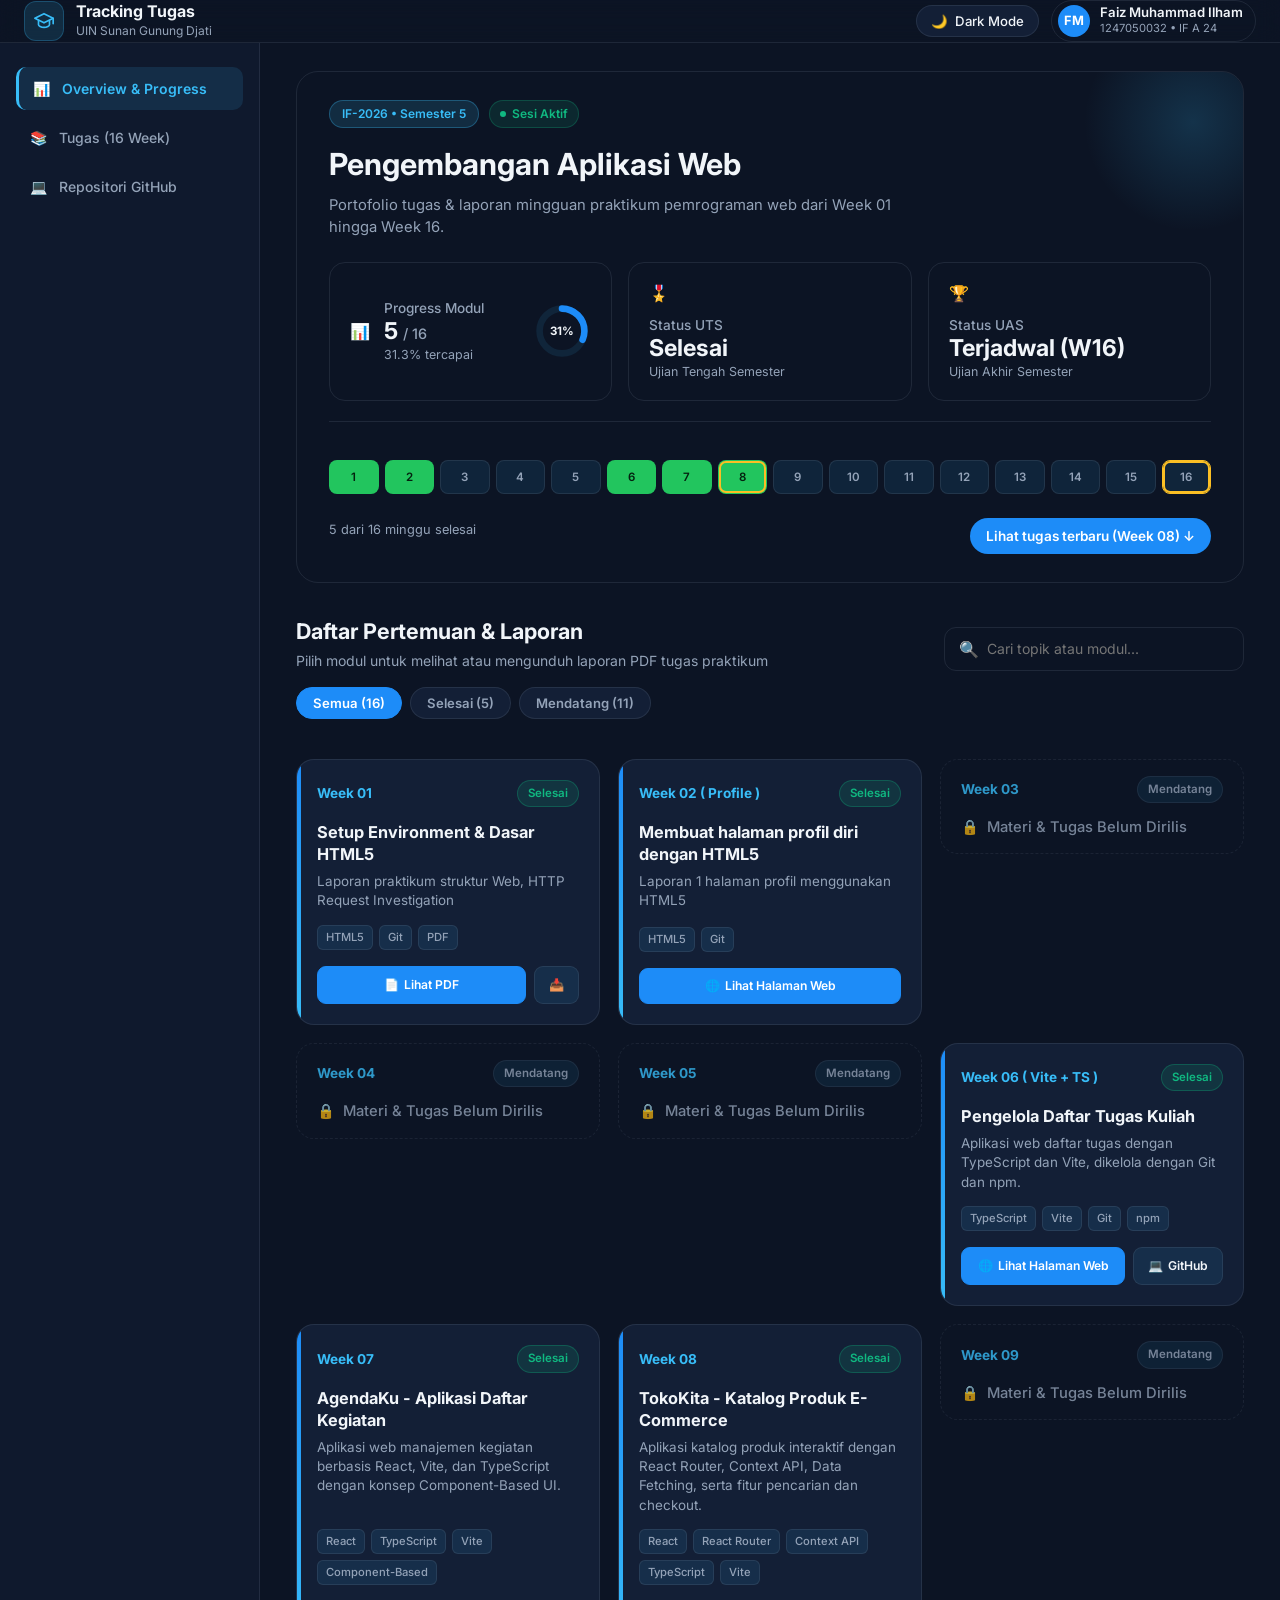
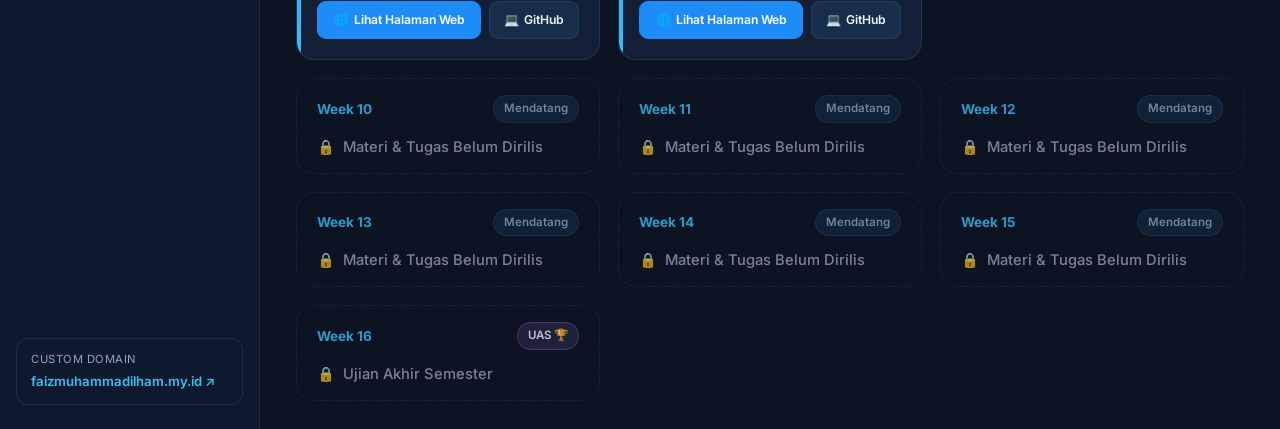
<file: index.html>
<!DOCTYPE html>
<html lang="id">
<head>
  <meta charset="UTF-8">
  <meta name="viewport" content="width=device-width, initial-scale=1.0">
  <title>Tracking Tugas Pengembangan Aplikasi Web — Faiz Muhammad Ilham Hariry</title>
  <meta name="description" content="Portofolio tugas dan laporan Pengembangan Aplikasi Web, Faiz Muhammad Ilham Hariry (1247050032), UIN Sunan Gunung Djati Bandung." />
  <meta name="theme-color" content="#0b0f19" />
  <meta property="og:title" content="Tracking Tugas Pengembangan Aplikasi Web — Faiz Muhammad Ilham Hariry" />
  <meta property="og:description" content="Portal dokumentasi praktikum 16 minggu, aplikasi React, dan laporan tugas Pengembangan Aplikasi Web (IF A 24)." />
  <meta property="og:type" content="website" />
  <meta property="og:url" content="https://faizmuhammadilham.my.id/" />
  <link rel="icon" type="image/svg+xml" href="data:image/svg+xml,<svg xmlns='http://www.w3.org/2000/svg' viewBox='0 0 100 100'><text y='.9em' font-size='90'>🎓</text></svg>" />
  <link rel="stylesheet" href="css/style.css?v=7">
  <link rel="preconnect" href="https://fonts.googleapis.com">
  <link rel="preconnect" href="https://fonts.gstatic.com" crossorigin>
  <link href="https://fonts.googleapis.com/css2?family=Inter:wght@400;500;600;700&display=swap" rel="stylesheet">
</head>
<body>
  <div class="sidebar-overlay" id="sidebarOverlay" onclick="toggleSidebar()"></div>

  <!-- Top Navbar -->
  <header class="navbar">
    <div class="nav-left">
      <button class="mobile-toggle-btn" id="mobileMenuBtn" onclick="toggleSidebar()" aria-label="Buka Menu">
        <span class="hamburger-icon">☰</span>
      </button>

      <div class="brand-logo">
        <span class="logo-icon" aria-hidden="true">
          <svg width="22" height="22" viewBox="0 0 24 24" fill="none" stroke="currentColor" stroke-width="1.8" stroke-linecap="round" stroke-linejoin="round">
            <path d="M22 9 12 4 2 9l10 5 10-5Z"/>
            <path d="M6 11.5V16c0 1.2 2.7 3 6 3s6-1.8 6-3v-4.5"/>
            <path d="M22 9v6"/>
          </svg>
        </span>
        <div class="logo-text">
          <span class="brand-title">Tracking Tugas</span>
          <span class="brand-subtitle">UIN Sunan Gunung Djati</span>
        </div>
      </div>
    </div>

    <div class="nav-right">
      <!-- Dark/Light Theme Toggle Switch -->
      <button id="themeToggle" class="theme-toggle-btn" onclick="toggleTheme()" aria-label="Toggle Mode Theme">
        <span class="theme-icon" id="themeIcon">🌙</span>
        <span class="theme-text" id="themeText">Dark Mode</span>
      </button>

      <!-- User Profile Badge -->
      <div class="user-pill">
        <div class="avatar">FM</div>
        <div class="user-meta">
          <span class="user-name">Faiz Muhammad Ilham</span>
          <span class="user-sub">1247050032 • IF A 24</span>
        </div>
      </div>
    </div>
  </header>

  <div class="lms-layout">
    <!-- Sidebar Navigation -->
    <aside class="sidebar">
      <nav class="sidebar-menu">
        <a href="#overview" class="menu-item active">
          <span class="menu-icon">📊</span> Overview &amp; Progress
        </a>
        <a href="#tasks" class="menu-item">
          <span class="menu-icon">📚</span> Tugas (16 Week)
        </a>
        <a href="https://github.com/faizmmly/Pengembangan-Aplikasi-Web" target="_blank" rel="noopener noreferrer" class="menu-item">
          <span class="menu-icon">💻</span> Repositori GitHub
        </a>
      </nav>

      <div class="sidebar-footer">
        <div class="domain-card">
          <span class="domain-label">Custom Domain</span>
          <a href="https://faizmuhammadilham.my.id" target="_blank" rel="noopener noreferrer" class="domain-link">faizmuhammadilham.my.id ↗</a>
        </div>
      </div>
    </aside>

    <!-- Main Content Area -->
    <main class="main-content">
      
      <!-- Course Hero / Banner -->
      <section class="course-banner" id="overview">
        <div class="banner-badge-wrapper">
          <span class="banner-badge">IF-2026 • Semester 5</span>
          <span class="live-indicator"><span class="pulse-dot"></span> Sesi Aktif</span>
        </div>
        
        <h1>Pengembangan Aplikasi Web</h1>
        <p class="course-desc">Portofolio tugas &amp; laporan mingguan praktikum pemrograman web dari Week 01 hingga Week 16.</p>

        <!-- Stats Overview Cards -->
        <div class="stats-grid">
          
          <!-- Card 1: Progress Modul -->
          <!-- Card 1: Progress Modul dengan Donut Ring -->
          <div class="stat-card stat-progress">
            <div class="stat-icon-wrap">📊</div>
            <div class="stat-info">
              <span class="stat-title">Progress Modul</span>
              <div class="stat-value-group">
                <span class="stat-value" id="progressText">5 <small>/ 16</small></span>
              </div>
              <span class="stat-subtext" id="progressPercentText">31.3% tercapai</span>
            </div>
            <div class="donut-wrap" aria-hidden="true">
              <svg class="donut-svg" viewBox="0 0 44 44">
                <circle class="donut-track" cx="22" cy="22" r="17" />
                <circle class="donut-fill" id="progressDonutFill" cx="22" cy="22" r="17" />
              </svg>
              <span class="donut-label" id="donutPercentLabel">31%</span>
            </div>
          </div>

          <!-- Card 2: Status UTS -->
          <div class="stat-card stat-uts">
            <div class="stat-icon-wrap amber">🎖️</div>
            <div class="stat-info">
              <span class="stat-title">Status UTS</span>
              <span class="stat-value text-amber" id="status-uts">Selesai (W8)</span>
              <span class="stat-subtext">Ujian Tengah Semester</span>
            </div>
          </div>

          <!-- Card 3: Status UAS -->
          <div class="stat-card stat-uas">
            <div class="stat-icon-wrap purple">🏆</div>
            <div class="stat-info">
              <span class="stat-title">Status UAS</span>
              <span class="stat-value text-purple" id="status-uas">Terjadwal (W16)</span>
              <span class="stat-subtext">Ujian Akhir Semester</span>
            </div>
          </div>

        </div>

        <!-- Strip Progres 16 Minggu -->
        <div class="week-strip-wrap">
          <div class="week-strip" id="weekStrip" aria-label="Navigasi cepat 16 minggu"></div>
          <div class="week-strip-meta">
            <span class="week-strip-caption" id="weekStripCaption">Memuat progres mingguan...</span>
            <span id="latestSlot"></span>
          </div>
        </div>
      </section>

      <!-- Section Header Controls -->
      <section class="section-container" id="tasks">
        <div class="section-header">
          <div>
            <h2>Daftar Pertemuan &amp; Laporan</h2>
            <p class="section-subtitle">Pilih modul untuk melihat atau mengunduh laporan PDF tugas praktikum</p>
          </div>
          <div class="search-box">
            <span class="search-icon">🔍</span>
            <input type="text" id="searchInput" placeholder="Cari topik atau modul..." onkeyup="filterWeeks()">
          </div>
          <div class="filter-container">
            <button class="filter-btn active" onclick="filterStatus('all', this)">Semua</button>
            <button class="filter-btn" onclick="filterStatus('completed', this)">Selesai</button>
            <button class="filter-btn" onclick="filterStatus('pending', this)">Mendatang</button>
          </div>
        </div>

        <!-- Grid Kartu Pertemuan LMS Style -->
        <div class="weeks-grid" id="weeksGrid">

          <!-- Week 01 -->
          <div class="card week-item">
            <div class="card-top">
              <span class="week-tag">Week 01</span>
              <span class="status-pill completed">Selesai</span>
            </div>
            <h3 class="card-title">Setup Environment &amp; Dasar HTML5</h3>
            <p class="card-desc">Laporan praktikum struktur Web, HTTP Request Investigation</p>
            <div class="tech-tags">
              <span>HTML5</span>
              <span>Git</span>
              <span>PDF</span>
            </div>
            <div class="card-actions">
              <button class="btn btn-primary" onclick="openPdfModal('Tugas Week 01 - Web Request Investigation', 'week-01/Tugas 1 Pengembangan Aplikasi Web - 1247050032 - Faiz Muhammad Ilham - IF A 24.pdf')">
                <span>📄</span> Lihat PDF
              </button>
              <a href="week-01/Tugas 1 Pengembangan Aplikasi Web - 1247050032 - Faiz Muhammad Ilham - IF A 24.pdf" download class="btn btn-secondary" title="Unduh File">📥</a>
            </div>
          </div>

          <!-- Week 02 -->
          <div class="card week-item">
            <div class="card-top">
              <span class="week-tag">Week 02 ( Profile )</span>
              <span class="status-pill completed">Selesai</span>
            </div>
            <h3 class="card-title">Membuat halaman profil diri dengan HTML5</h3>
            <p class="card-desc">Laporan 1 halaman profil menggunakan HTML5</p>
            <div class="tech-tags">
              <span>HTML5</span>
              <span>Git</span>
            </div>
            <div class="card-actions">
              <a href="profile/" target="_blank" rel="noopener noreferrer" class="btn btn-primary">
                <span>🌐</span> Lihat Halaman Web
              </a>
            </div>
          </div>

          <!-- Week 03 -->
          <div class="card week-item placeholder-card">
            <div class="card-top">
              <span class="week-tag">Week 03</span>
              <span class="status-pill pending">Mendatang</span>
            </div>
            <h3 class="card-title">Materi &amp; Tugas Belum Dirilis</h3>
          </div>

          <!-- Week 04 -->
          <div class="card week-item placeholder-card">
            <div class="card-top">
              <span class="week-tag">Week 04</span>
              <span class="status-pill pending">Mendatang</span>
            </div>
            <h3 class="card-title">Materi &amp; Tugas Belum Dirilis</h3>
          </div>

          <!-- Week 05 -->
          <div class="card week-item placeholder-card">
            <div class="card-top">
              <span class="week-tag">Week 05</span>
              <span class="status-pill pending">Mendatang</span>
            </div>
            <h3 class="card-title">Materi &amp; Tugas Belum Dirilis</h3>
          </div>

          <!-- Week 06 -->
          <div class="card week-item">
            <div class="card-top">
              <span class="week-tag">Week 06 ( Vite + TS )</span>
              <span class="status-pill completed">Selesai</span>
            </div>
            <h3 class="card-title">Pengelola Daftar Tugas Kuliah</h3>
            <p class="card-desc">Aplikasi web daftar tugas dengan TypeScript dan Vite, dikelola dengan Git dan npm.</p>
            <div class="tech-tags">
              <span>TypeScript</span>
              <span>Vite</span>
              <span>Git</span>
              <span>npm</span>
            </div>
            <div class="card-actions">
              <a href="week-06/" class="btn btn-primary">
                <span>🌐</span> Lihat Halaman Web
              </a>
              <a href="https://github.com/faizmmly/pengelola-daftar-tugas-kuliah" target="_blank" rel="noopener noreferrer" class="btn btn-secondary">
                <span>💻</span> GitHub
              </a>
            </div>
          </div>

          <!-- Week 07 -->
          <div class="card week-item">
            <div class="card-top">
              <span class="week-tag">Week 07</span>
              <span class="status-pill completed">Selesai</span>
            </div>
            <h3 class="card-title">AgendaKu - Aplikasi Daftar Kegiatan</h3>
            <p class="card-desc">Aplikasi web manajemen kegiatan berbasis React, Vite, dan TypeScript dengan konsep Component-Based UI.</p>
            <div class="tech-tags">
              <span>React</span>
              <span>TypeScript</span>
              <span>Vite</span>
              <span>Component-Based</span>
            </div>
            <div class="card-actions">
              <a href="week-07/" class="btn btn-primary">
                <span>🌐</span> Lihat Halaman Web
              </a>
              <a href="https://github.com/faizmmly/Aplikasi-Daftar-Kegiatan" target="_blank" rel="noopener noreferrer" class="btn btn-secondary">
                <span>💻</span> GitHub
              </a>
            </div>
          </div>

          <!-- Week 08 -->
          <div class="card week-item">
            <div class="card-top">
              <span class="week-tag">Week 08</span>
              <span class="status-pill completed">Selesai</span>
            </div>
            <h3 class="card-title">TokoKita - Katalog Produk E-Commerce</h3>
            <p class="card-desc">Aplikasi katalog produk interaktif dengan React Router, Context API, Data Fetching, serta fitur pencarian dan checkout.</p>
            <div class="tech-tags">
              <span>React</span>
              <span>React Router</span>
              <span>Context API</span>
              <span>TypeScript</span>
              <span>Vite</span>
            </div>
            <div class="card-actions">
              <a href="week-08/" class="btn btn-primary">
                <span>🌐</span> Lihat Halaman Web
              </a>
              <a href="https://github.com/faizmmly/katalog-produk" target="_blank" rel="noopener noreferrer" class="btn btn-secondary">
                <span>💻</span> GitHub
              </a>
            </div>
          </div>

          <!-- Week 09 -->
          <div class="card week-item placeholder-card">
            <div class="card-top">
              <span class="week-tag">Week 09</span>
              <span class="status-pill pending">Mendatang</span>
            </div>
            <h3 class="card-title">Materi &amp; Tugas Belum Dirilis</h3>
          </div>

          <!-- Week 10 -->
          <div class="card week-item placeholder-card">
            <div class="card-top">
              <span class="week-tag">Week 10</span>
              <span class="status-pill pending">Mendatang</span>
            </div>
            <h3 class="card-title">Materi &amp; Tugas Belum Dirilis</h3>
          </div>

          <!-- Week 11 -->
          <div class="card week-item placeholder-card">
            <div class="card-top">
              <span class="week-tag">Week 11</span>
              <span class="status-pill pending">Mendatang</span>
            </div>
            <h3 class="card-title">Materi &amp; Tugas Belum Dirilis</h3>
          </div>

          <!-- Week 12 -->
          <div class="card week-item placeholder-card">
            <div class="card-top">
              <span class="week-tag">Week 12</span>
              <span class="status-pill pending">Mendatang</span>
            </div>
            <h3 class="card-title">Materi &amp; Tugas Belum Dirilis</h3>
          </div>

          <!-- Week 13 -->
          <div class="card week-item placeholder-card">
            <div class="card-top">
              <span class="week-tag">Week 13</span>
              <span class="status-pill pending">Mendatang</span>
            </div>
            <h3 class="card-title">Materi &amp; Tugas Belum Dirilis</h3>
          </div>

          <!-- Week 14 -->
          <div class="card week-item placeholder-card">
            <div class="card-top">
              <span class="week-tag">Week 14</span>
              <span class="status-pill pending">Mendatang</span>
            </div>
            <h3 class="card-title">Materi &amp; Tugas Belum Dirilis</h3>
          </div>

          <!-- Week 15 -->
          <div class="card week-item placeholder-card">
            <div class="card-top">
              <span class="week-tag">Week 15</span>
              <span class="status-pill pending">Mendatang</span>
            </div>
            <h3 class="card-title">Materi &amp; Tugas Belum Dirilis</h3>
          </div>

          <!-- Week 16 (UAS) -->
          <div class="card week-item card-exam-uas placeholder-card">
            <div class="card-top">
              <span class="week-tag tag-uas">Week 16</span>
              <span class="status-pill exam-uas">UAS 🏆</span>
            </div>
            <h3 class="card-title">Ujian Akhir Semester</h3>
          </div>

        </div>
      </section>
    </main>
  </div>

  <!-- PDF Modal Viewer -->
  <div id="pdfModal" class="modal-overlay" aria-hidden="true">
    <div class="modal-card">
      <div class="modal-header">
        <div class="modal-title-wrap">
          <span class="modal-icon">📄</span>
          <h3 id="modalTitle">Judul Dokumen PDF</h3>
        </div>
        <button class="modal-close-btn" onclick="closePdfModal()" aria-label="Tutup Modal">&times;</button>
      </div>
      <div class="modal-body">
        <iframe id="pdfViewer" src="" frameborder="0" title="PDF Viewer"></iframe>
      </div>
    </div>
  </div>

  <!-- External JS File -->
  <script src="js/main.js?v=1.0.3"></script>
</body>
</html>
</file>
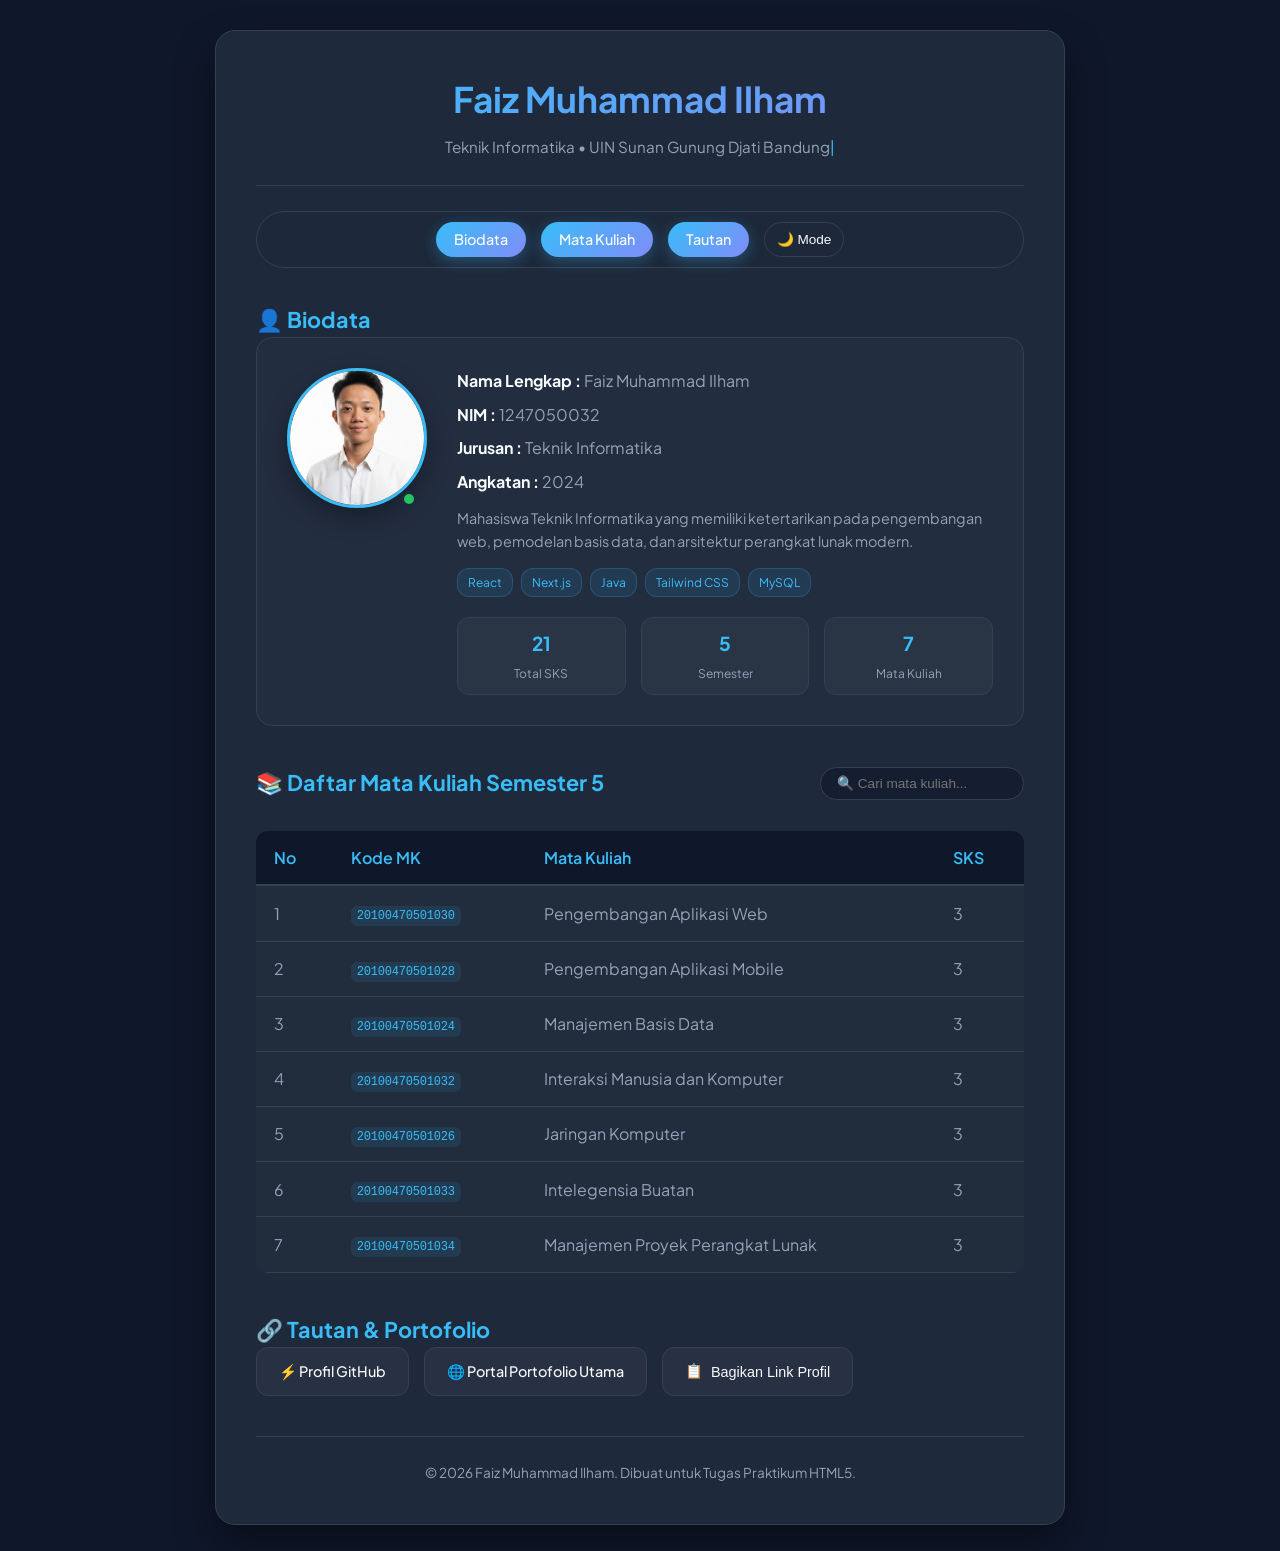
<file: profile/index.html>
<!DOCTYPE html>
<html lang="id">
<head>
  <meta charset="UTF-8">
  <meta name="viewport" content="width=device-width, initial-scale=1.0">
  
  <!-- Metadata Dasar -->
  <title>Profil Diri - Faiz Muhammad Ilham</title>
  <meta name="description" content="Halaman profil diri dan biodata mahasiswa Teknik Informatika UIN Sunan Gunung Djati Bandung.">
  <meta name="author" content="Faiz Muhammad Ilham">

  <!-- Metadata Open Graph (OG Tags) -->
  <meta property="og:title" content="Profil Diri - Faiz Muhammad Ilham">
  <meta property="og:description" content="Halaman profil diri dan daftar mata kuliah semester ini.">
  <meta property="og:image" content="https://faizmuhammadilham.my.id/week-02/Faiz%20AI.png">
  <meta property="og:url" content="https://faizmuhammadilham.my.id/week-02/">
  <meta property="og:type" content="website">

  <!-- Google Fonts & Icons -->
  <link rel="preconnect" href="https://fonts.googleapis.com">
  <link rel="preconnect" href="https://fonts.gstatic.com" crossorigin>
  <link href="https://fonts.googleapis.com/css2?family=Plus+Jakarta+Sans:wght@400;500;600;700&display=swap" rel="stylesheet">

  <link rel="stylesheet" href="css/style.css">
</head>
<body>

  <div class="container">
    <!-- Header Semantik -->
    <header>
      <h1>Faiz Muhammad Ilham</h1>
      <p><span id="typing-text">Teknik Informatika • UIN Sunan Gunung Djati Bandung</span><span class="cursor">|</span></p>
    </header>

    <!-- Navigasi Semantik & Sticky -->
    <nav>
      <a href="#biodata">Biodata</a>
      <a href="#matkul">Mata Kuliah</a>
      <a href="#kontak">Tautan</a>

      <!-- Masukkan button ini di dalam <nav> -->
      <button class="theme-toggle" id="theme-btn" onclick="toggleTheme()">🌙 Mode</button>
    </nav>

    <!-- Main Content Semantik -->
    <main>
      
      <!-- Section Biodata -->
      <section id="biodata">
        <h2>👤 Biodata</h2>
        <div class="profile-card">
          <div class="profile-img-wrapper" id="avatar-container">
            <img src="Faiz AI.png" alt="Foto Profil Faiz Muhammad Ilham" class="profile-img">
            <span class="status-badge" title="Aktif Kuliah"></span>
          </div>
          <div class="bio-details">
            <ul>
              <li><strong>Nama Lengkap :</strong> Faiz Muhammad Ilham</li>
              <li><strong>NIM :</strong> 1247050032</li>
              <li><strong>Jurusan :</strong> Teknik Informatika</li>
              <li><strong>Angkatan :</strong> 2024</li>
            </ul>
            <p class="bio-desc">
              Mahasiswa Teknik Informatika yang memiliki ketertarikan pada pengembangan web, pemodelan basis data, dan arsitektur perangkat lunak modern.
            </p>

            <div class="tech-stack">
              <span class="tech-pill">React</span>
              <span class="tech-pill">Next.js</span>
              <span class="tech-pill">Java</span>
              <span class="tech-pill">Tailwind CSS</span>
              <span class="tech-pill">MySQL</span>
            </div>
            
            <!-- Quick Stats Interactive Badges -->
            <div class="stats-grid">
              <div class="stat-badge">
                <span class="stat-num" id="total-sks-badge">21</span>
                <span class="stat-label">Total SKS</span>
              </div>
              <div class="stat-badge">
                <span class="stat-num">5</span>
                <span class="stat-label">Semester</span>
              </div>
              <div class="stat-badge">
                <span class="stat-num">7</span>
                <span class="stat-label">Mata Kuliah</span>
              </div>
            </div>
          </div>
        </div>
      </section>

      <!-- Section Tabel Mata Kuliah -->
      <section id="matkul">
        <div class="section-header">
          <h2>📚 Daftar Mata Kuliah Semester 5</h2>
          <input type="text" id="search-matkul" placeholder="🔍 Cari mata kuliah..." class="search-input">
        </div>

        <div class="table-responsive">
          <table id="matkul-table">
            <thead>
              <tr>
                <th>No</th>
                <th>Kode MK</th>
                <th>Mata Kuliah</th>
                <th>SKS</th>
              </tr>
            </thead>
            <tbody>
              <tr>
                <td>1</td>
                <td><span class="code-tag">20100470501030</span></td>
                <td class="mk-name">Pengembangan Aplikasi Web</td>
                <td class="sks-val">3</td>
              </tr>
              <tr>
                <td>2</td>
                <td><span class="code-tag">20100470501028</span></td>
                <td class="mk-name">Pengembangan Aplikasi Mobile</td>
                <td class="sks-val">3</td>
              </tr>
              <tr>
                <td>3</td>
                <td><span class="code-tag">20100470501024</span></td>
                <td class="mk-name">Manajemen Basis Data</td>
                <td class="sks-val">3</td>
              </tr>
              <tr>
                <td>4</td>
                <td><span class="code-tag">20100470501032</span></td>
                <td class="mk-name">Interaksi Manusia dan Komputer</td>
                <td class="sks-val">3</td>
              </tr>
              <tr>
                <td>5</td>
                <td><span class="code-tag">20100470501026</span></td>
                <td class="mk-name">Jaringan Komputer</td>
                <td class="sks-val">3</td>
              </tr>
              <tr>
                <td>6</td>
                <td><span class="code-tag">20100470501033</span></td>
                <td class="mk-name">Intelegensia Buatan</td>
                <td class="sks-val">3</td>
              </tr>
              <tr>
                <td>7</td>
                <td><span class="code-tag">20100470501034</span></td>
                <td class="mk-name">Manajemen Proyek Perangkat Lunak</td>
                <td class="sks-val">3</td>
              </tr>
            </tbody>
          </table>
        </div>
      </section>

      <!-- Section Tautan / Link -->
      <section id="kontak">
        <h2>🔗 Tautan & Portofolio</h2>
        <div class="link-buttons">
          <a href="https://github.com/faizmmly" target="_blank" rel="noopener noreferrer" class="btn-link">
            ⚡ Profil GitHub
          </a>
          <a href="https://faizmuhammadilham.my.id" target="_blank" rel="noopener noreferrer" class="btn-link">
            🌐 Portal Portofolio Utama
          </a>
          <button class="btn-link btn-copy" onclick="copyProfileLink()">
            📋 <span id="copy-btn-text">Bagikan Link Profil</span>
          </button>
        </div>
      </section>

    </main>

    <!-- Footer Semantik -->
    <footer>
      <p>&copy; 2026 Faiz Muhammad Ilham. Dibuat untuk Tugas Praktikum HTML5.</p>
    </footer>
  </div>

  <!-- JavaScript Interaktif -->
  <script>
    // 1. Scroll-Spy Navigation
    const navLinks = document.querySelectorAll('nav a');
    window.addEventListener('scroll', () => {
      let current = '';
      document.querySelectorAll('section').forEach(section => {
        const sectionTop = section.offsetTop;
        if (pageYOffset >= sectionTop - 120) {
          current = section.getAttribute('id');
        }
      });

      navLinks.forEach(a => {
        a.classList.remove('active');
        if (a.getAttribute('href').includes(current)) {
          a.classList.add('active');
        }
      });
    });

    // 2. Filter Search Mata Kuliah Live
    const searchInput = document.getElementById('search-matkul');
    const tableRows = document.querySelectorAll('#matkul-table tbody tr');

    searchInput.addEventListener('keyup', (e) => {
      const term = e.target.value.toLowerCase();
      tableRows.forEach(row => {
        const mkName = row.querySelector('.mk-name').textContent.toLowerCase();
        const mkCode = row.querySelector('.code-tag').textContent.toLowerCase();
        if (mkName.includes(term) || mkCode.includes(term)) {
          row.style.display = '';
        } else {
          row.style.display = 'none';
        }
      });
    });

    // 3. Tombol Copy Profile Link
    function copyProfileLink() {
      navigator.clipboard.writeText(window.location.href);
      const btnText = document.getElementById('copy-btn-text');
      btnText.textContent = 'Link Tersalin! ✓';
      setTimeout(() => {
        btnText.textContent = 'Bagikan Link Profil';
      }, 2000);
    }

    // Script Toggle Theme Dark/Light
    function toggleTheme() {
      document.body.classList.toggle('light-mode');
      const btn = document.getElementById('theme-btn');
      if (document.body.classList.contains('light-mode')) {
        btn.textContent = '☀️ Mode';
      } else {
        btn.textContent = '🌙 Mode';
      }
    }

    // Animation on Scroll
    const observer = new IntersectionObserver((entries) => {
      entries.forEach(entry => {
        if (entry.isIntersecting) {
          entry.target.classList.add('active');
        }
      });
    }, { threshold: 0.1 });

    document.querySelectorAll('section').forEach(section => {
      section.classList.add('reveal');
      observer.observe(section);
    });

    // Highlight Baris Tabel Mata Kuliah saat diklik
    document.querySelectorAll('#matkul-table tbody tr').forEach(row => {
      row.addEventListener('click', () => {
        row.classList.toggle('selected');
      });
    });
  </script>

</body>
</html>
</file>
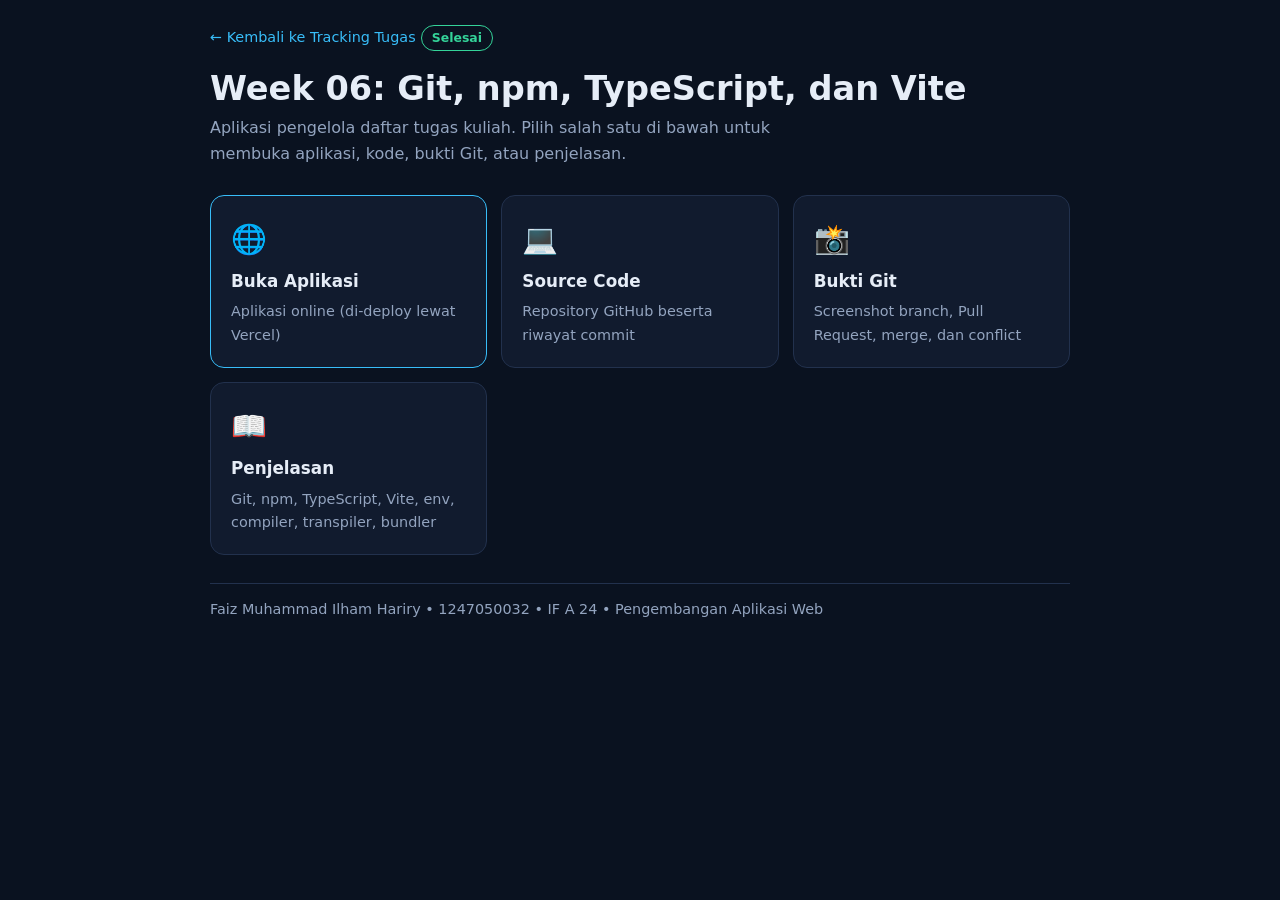
<file: week-06/index.html>
<!doctype html>
<html lang="id">
<head>
<meta charset="UTF-8">
<meta name="viewport" content="width=device-width, initial-scale=1">
<title>Week 06 - Pengelola Daftar Tugas Kuliah</title>
<link rel="stylesheet" href="style.css">
</head>
<body>
<main class="wrap">
  <a class="back" href="../index.html">← Kembali ke Tracking Tugas</a>
  <span class="badge">Selesai</span>
  <h1>Week 06: Git, npm, TypeScript, dan Vite</h1>
  <p class="sub">Aplikasi pengelola daftar tugas kuliah. Pilih salah satu di bawah untuk membuka aplikasi, kode, bukti Git, atau penjelasan.</p>

  <div class="grid">
    <a class="tile main" href="https://pengelola-daftar-tugas-kuliah.vercel.app/" target="_blank" rel="noopener noreferrer">
      <span class="ico">🌐</span><strong>Buka Aplikasi</strong>
      <span class="d">Aplikasi online (di-deploy lewat Vercel)</span>
    </a>
    <a class="tile" href="https://github.com/faizmmly/pengelola-daftar-tugas-kuliah" target="_blank" rel="noopener noreferrer">
      <span class="ico">💻</span><strong>Source Code</strong>
      <span class="d">Repository GitHub beserta riwayat commit</span>
    </a>
    <a class="tile" href="bukti-git.html">
      <span class="ico">📸</span><strong>Bukti Git</strong>
      <span class="d">Screenshot branch, Pull Request, merge, dan conflict</span>
    </a>
    <a class="tile" href="penjelasan.html">
      <span class="ico">📖</span><strong>Penjelasan</strong>
      <span class="d">Git, npm, TypeScript, Vite, env, compiler, transpiler, bundler</span>
    </a>
  </div>

  <p class="meta">Faiz Muhammad Ilham Hariry • 1247050032 • IF A 24 • Pengembangan Aplikasi Web</p>
</main>
</body>
</html>
</file>
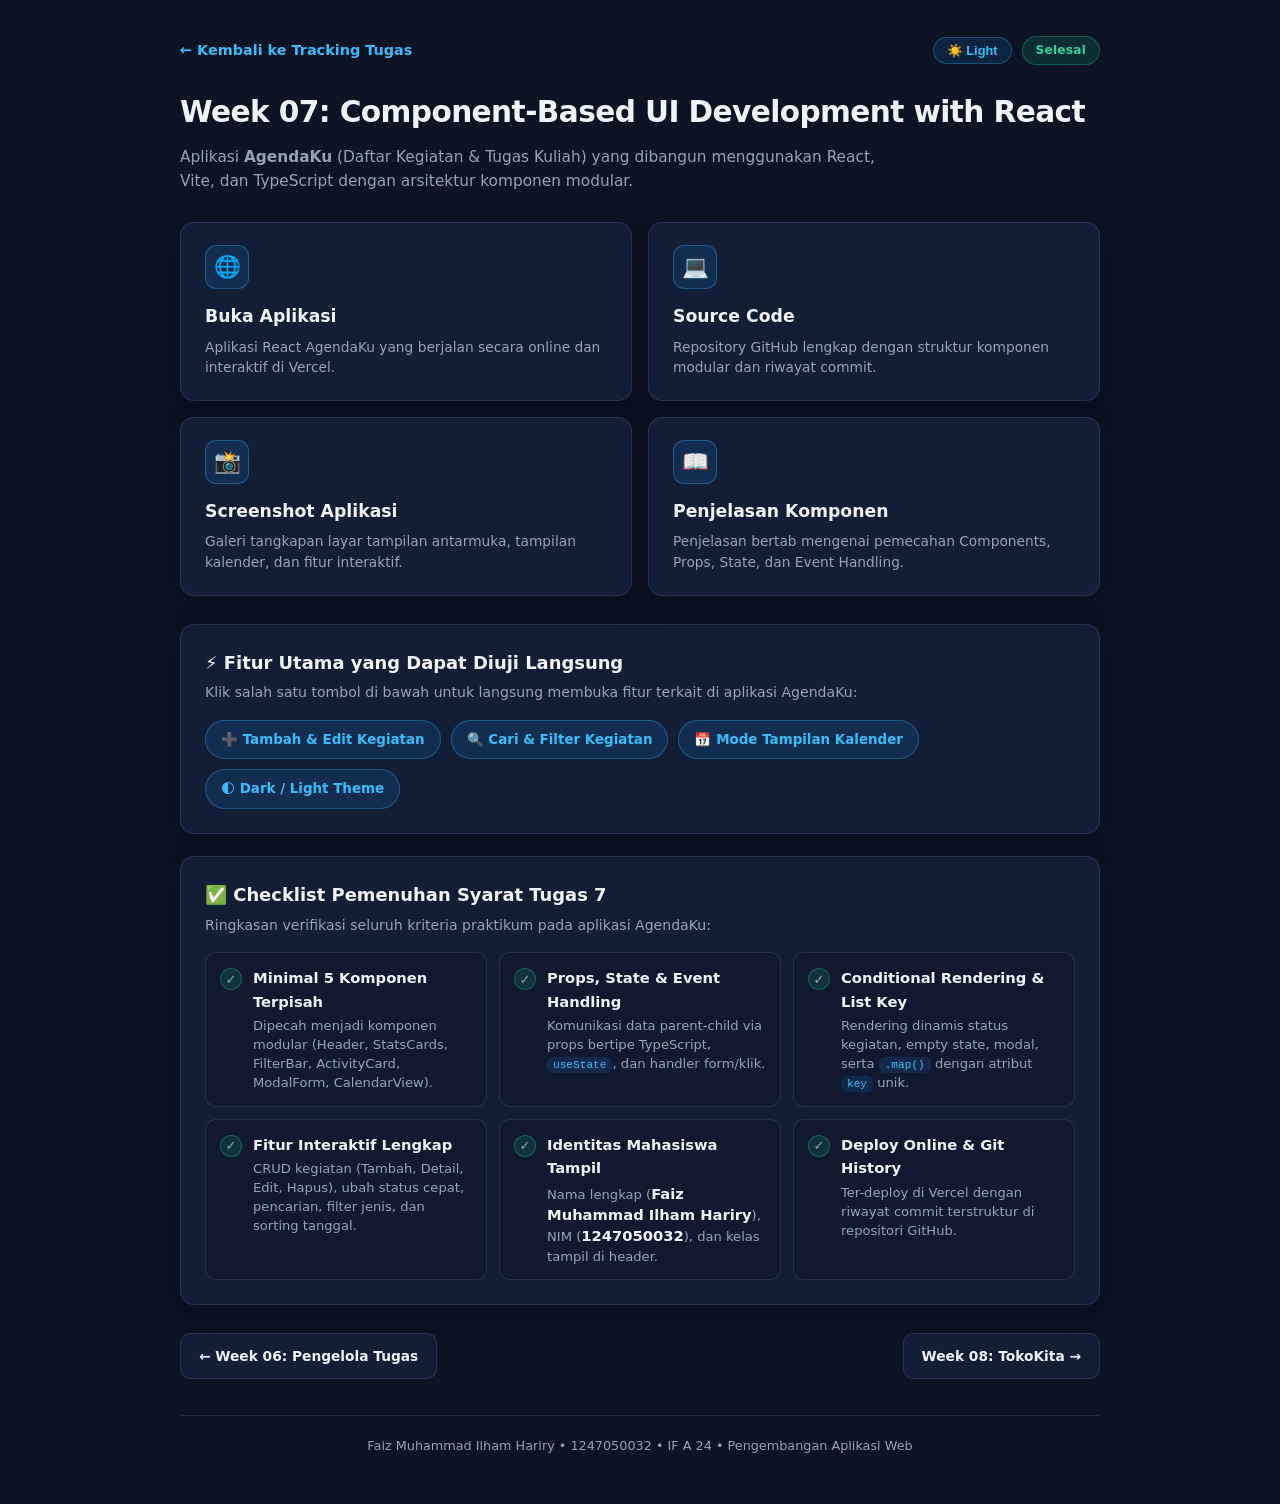
<file: week-07/index.html>
<!doctype html>
<html lang="id">
  <head>
    <meta charset="UTF-8" />
    <meta name="viewport" content="width=device-width, initial-scale=1.0" />
    <title>Week 07 - Component-Based UI Development with React</title>
    <link rel="stylesheet" href="style.css?v=2" />
  </head>
  <body>
    <main class="container">
      <nav class="breadcrumb">
        <a href="../index.html">← Kembali ke Tracking Tugas</a>
        <div class="nav-right-group">
          <button type="button" id="themeToggleBtn" class="theme-mini-btn" aria-label="Ganti Tema">
            ☀️ Light
          </button>
          <span class="status-badge">Selesai</span>
        </div>
      </nav>

      <header class="page-header">
        <h1>Week 07: Component-Based UI Development with React</h1>
        <p>
          Aplikasi <strong>AgendaKu</strong> (Daftar Kegiatan &amp; Tugas Kuliah) yang dibangun menggunakan React, Vite, dan TypeScript dengan arsitektur komponen modular.
        </p>
      </header>

      <!-- 4 Menu Utama -->
      <div class="menu-grid">
        <a href="https://aplikasi-daftar-kegiatan.vercel.app/" target="_blank" rel="noopener noreferrer" class="menu-card">
          <div class="icon">🌐</div>
          <h3>Buka Aplikasi</h3>
          <p>Aplikasi React AgendaKu yang berjalan secara online dan interaktif di Vercel.</p>
        </a>

        <a href="https://github.com/faizmmly/Aplikasi-Daftar-Kegiatan" target="_blank" rel="noopener noreferrer" class="menu-card">
          <div class="icon">💻</div>
          <h3>Source Code</h3>
          <p>Repository GitHub lengkap dengan struktur komponen modular dan riwayat commit.</p>
        </a>

        <a href="tampilan-app.html" class="menu-card">
          <div class="icon">📸</div>
          <h3>Screenshot Aplikasi</h3>
          <p>Galeri tangkapan layar tampilan antarmuka, tampilan kalender, dan fitur interaktif.</p>
        </a>

        <a href="penjelasan.html" class="menu-card">
          <div class="icon">📖</div>
          <h3>Penjelasan Komponen</h3>
          <p>Penjelasan bertab mengenai pemecahan Components, Props, State, dan Event Handling.</p>
        </a>
      </div>

      <!-- Coba Fitur Langsung -->
      <section class="panel-box">
        <div class="panel-header">
          <h2>⚡ Fitur Utama yang Dapat Diuji Langsung</h2>
          <p>Klik salah satu tombol di bawah untuk langsung membuka fitur terkait di aplikasi AgendaKu:</p>
        </div>
        <div class="quick-links-row">
          <a href="https://aplikasi-daftar-kegiatan.vercel.app/?action=tambah" target="_blank" rel="noopener noreferrer" class="chip-link">
            ➕ Tambah &amp; Edit Kegiatan
          </a>
          <a href="https://aplikasi-daftar-kegiatan.vercel.app/?action=cari" target="_blank" rel="noopener noreferrer" class="chip-link">
            🔍 Cari &amp; Filter Kegiatan
          </a>
          <a href="https://aplikasi-daftar-kegiatan.vercel.app/?view=kalender" target="_blank" rel="noopener noreferrer" class="chip-link">
            📅 Mode Tampilan Kalender
          </a>
          <a href="https://aplikasi-daftar-kegiatan.vercel.app/?theme=dark" target="_blank" rel="noopener noreferrer" class="chip-link">
            🌓 Dark / Light Theme
          </a>
        </div>
      </section>

      <!-- Checklist Verifikasi Syarat Tugas 7 -->
      <section class="panel-box">
        <div class="panel-header">
          <h2>✅ Checklist Pemenuhan Syarat Tugas 7</h2>
          <p>Ringkasan verifikasi seluruh kriteria praktikum pada aplikasi AgendaKu:</p>
        </div>
        <ul class="checklist-grid">
          <li>
            <span class="check-icon">✓</span>
            <div>
              <strong>Minimal 5 Komponen Terpisah</strong>
              <span>Dipecah menjadi komponen modular (Header, StatsCards, FilterBar, ActivityCard, ModalForm, CalendarView).</span>
            </div>
          </li>
          <li>
            <span class="check-icon">✓</span>
            <div>
              <strong>Props, State &amp; Event Handling</strong>
              <span>Komunikasi data parent-child via props bertipe TypeScript, <code>useState</code>, dan handler form/klik.</span>
            </div>
          </li>
          <li>
            <span class="check-icon">✓</span>
            <div>
              <strong>Conditional Rendering &amp; List Key</strong>
              <span>Rendering dinamis status kegiatan, empty state, modal, serta <code>.map()</code> dengan atribut <code>key</code> unik.</span>
            </div>
          </li>
          <li>
            <span class="check-icon">✓</span>
            <div>
              <strong>Fitur Interaktif Lengkap</strong>
              <span>CRUD kegiatan (Tambah, Detail, Edit, Hapus), ubah status cepat, pencarian, filter jenis, dan sorting tanggal.</span>
            </div>
          </li>
          <li>
            <span class="check-icon">✓</span>
            <div>
              <strong>Identitas Mahasiswa Tampil</strong>
              <span>Nama lengkap (<strong>Faiz Muhammad Ilham Hariry</strong>), NIM (<strong>1247050032</strong>), dan kelas tampil di header.</span>
            </div>
          </li>
          <li>
            <span class="check-icon">✓</span>
            <div>
              <strong>Deploy Online &amp; Git History</strong>
              <span>Ter-deploy di Vercel dengan riwayat commit terstruktur di repositori GitHub.</span>
            </div>
          </li>
        </ul>
      </section>

      <!-- Navigasi Antar Minggu -->
      <nav class="week-nav">
        <a href="../week-06/" class="week-nav-btn">← Week 06: Pengelola Tugas</a>
        <a href="../week-08/" class="week-nav-btn">Week 08: TokoKita →</a>
      </nav>

      <footer class="page-footer">
        <p>Faiz Muhammad Ilham Hariry • 1247050032 • IF A 24 • Pengembangan Aplikasi Web</p>
      </footer>
    </main>

    <script>
      (function () {
        const btn = document.getElementById('themeToggleBtn');
        const applyTheme = (isLight) => {
          document.body.classList.toggle('light-mode', isLight);
          if (btn) btn.textContent = isLight ? '🌙 Dark' : '☀️ Light';
        };
        applyTheme(localStorage.getItem('theme') === 'light');
        if (btn) {
          btn.addEventListener('click', () => {
            const nextLight = !document.body.classList.contains('light-mode');
            localStorage.setItem('theme', nextLight ? 'light' : 'dark');
            applyTheme(nextLight);
          });
        }
      })();
    </script>
  </body>
</html>
</file>
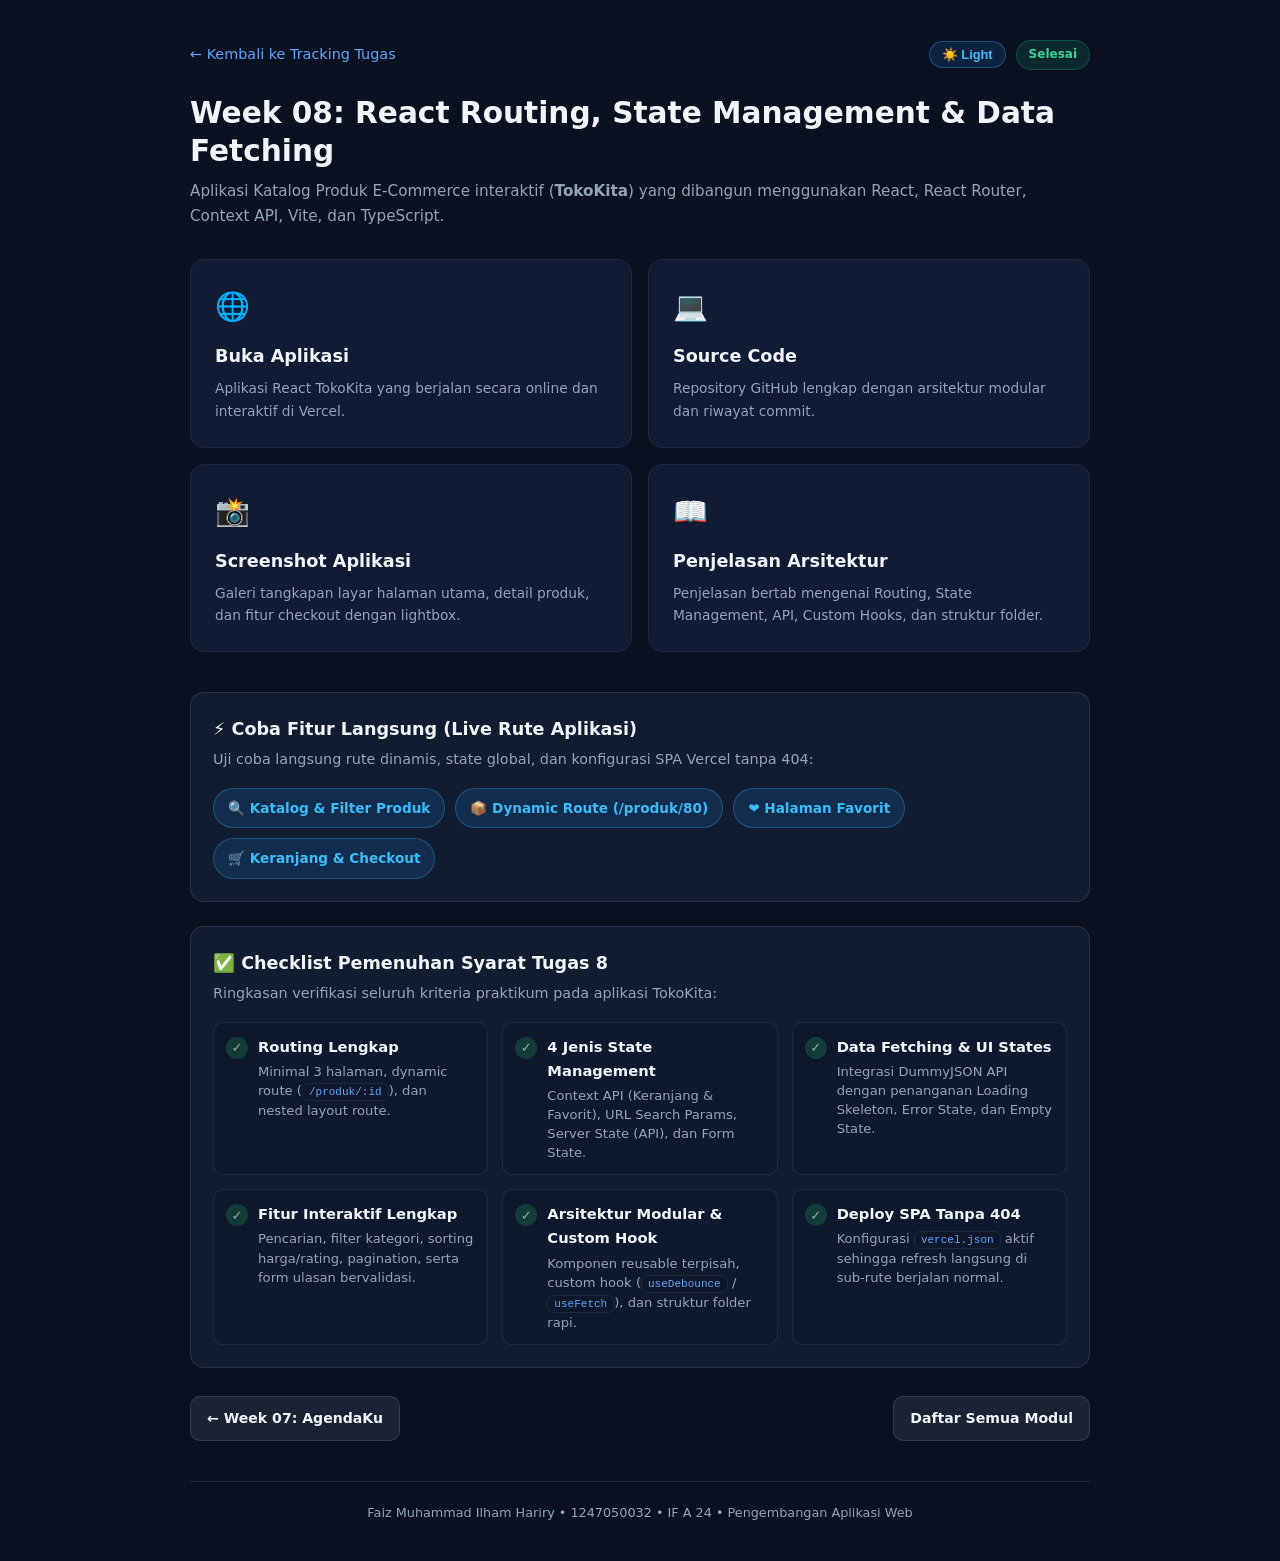
<file: week-08/index.html>
<!doctype html>
<html lang="id">
  <head>
    <meta charset="UTF-8" />
    <meta name="viewport" content="width=device-width, initial-scale=1.0" />
    <title>Week 08 - React Routing, State Management &amp; Data Fetching</title>
    <link rel="stylesheet" href="style.css?v=2" />
  </head>
  <body>
    <main class="container">
      <nav class="breadcrumb">
        <a href="../index.html">← Kembali ke Tracking Tugas</a>
        <div class="nav-right-group">
          <button type="button" id="themeToggleBtn" class="theme-mini-btn" aria-label="Ganti Tema">
            ☀️ Light
          </button>
          <span class="status-badge">Selesai</span>
        </div>
      </nav>

      <header class="page-header">
        <h1>Week 08: React Routing, State Management &amp; Data Fetching</h1>
        <p>
          Aplikasi Katalog Produk E-Commerce interaktif (<strong>TokoKita</strong>) yang dibangun menggunakan React, React Router, Context API, Vite, dan TypeScript.
        </p>
      </header>

      <!-- 4 Menu Utama -->
      <div class="menu-grid">
        <a href="https://katalog-produk-gamma.vercel.app/" target="_blank" rel="noopener noreferrer" class="menu-card">
          <div class="icon">🌐</div>
          <h3>Buka Aplikasi</h3>
          <p>Aplikasi React TokoKita yang berjalan secara online dan interaktif di Vercel.</p>
        </a>

        <a href="https://github.com/faizmmly/katalog-produk" target="_blank" rel="noopener noreferrer" class="menu-card">
          <div class="icon">💻</div>
          <h3>Source Code</h3>
          <p>Repository GitHub lengkap dengan arsitektur modular dan riwayat commit.</p>
        </a>

        <a href="tampilan-app.html" class="menu-card">
          <div class="icon">📸</div>
          <h3>Screenshot Aplikasi</h3>
          <p>Galeri tangkapan layar halaman utama, detail produk, dan fitur checkout dengan lightbox.</p>
        </a>

        <a href="penjelasan.html" class="menu-card">
          <div class="icon">📖</div>
          <h3>Penjelasan Arsitektur</h3>
          <p>Penjelasan bertab mengenai Routing, State Management, API, Custom Hooks, dan struktur folder.</p>
        </a>
      </div>

      <!-- Coba Fitur Langsung (Deep Links) -->
      <section class="panel-box">
        <div class="panel-header">
          <h2>⚡ Coba Fitur Langsung (Live Rute Aplikasi)</h2>
          <p>Uji coba langsung rute dinamis, state global, dan konfigurasi SPA Vercel tanpa 404:</p>
        </div>
        <div class="quick-links-row">
          <a href="https://katalog-produk-gamma.vercel.app/produk" target="_blank" rel="noopener noreferrer" class="chip-link">
            🔍 Katalog &amp; Filter Produk
          </a>
          <a href="https://katalog-produk-gamma.vercel.app/produk/80" target="_blank" rel="noopener noreferrer" class="chip-link">
            📦 Dynamic Route (/produk/80)
          </a>
          <a href="https://katalog-produk-gamma.vercel.app/favorit" target="_blank" rel="noopener noreferrer" class="chip-link">
            ❤️ Halaman Favorit
          </a>
          <a href="https://katalog-produk-gamma.vercel.app/keranjang" target="_blank" rel="noopener noreferrer" class="chip-link">
            🛒 Keranjang &amp; Checkout
          </a>
        </div>
      </section>

      <!-- Checklist Verifikasi Syarat Tugas 8 -->
      <section class="panel-box">
        <div class="panel-header">
          <h2>✅ Checklist Pemenuhan Syarat Tugas 8</h2>
          <p>Ringkasan verifikasi seluruh kriteria praktikum pada aplikasi TokoKita:</p>
        </div>
        <ul class="checklist-grid">
          <li>
            <span class="check-icon">✓</span>
            <div>
              <strong>Routing Lengkap</strong>
              <span>Minimal 3 halaman, dynamic route (<code>/produk/:id</code>), dan nested layout route.</span>
            </div>
          </li>
          <li>
            <span class="check-icon">✓</span>
            <div>
              <strong>4 Jenis State Management</strong>
              <span>Context API (Keranjang &amp; Favorit), URL Search Params, Server State (API), dan Form State.</span>
            </div>
          </li>
          <li>
            <span class="check-icon">✓</span>
            <div>
              <strong>Data Fetching &amp; UI States</strong>
              <span>Integrasi DummyJSON API dengan penanganan Loading Skeleton, Error State, dan Empty State.</span>
            </div>
          </li>
          <li>
            <span class="check-icon">✓</span>
            <div>
              <strong>Fitur Interaktif Lengkap</strong>
              <span>Pencarian, filter kategori, sorting harga/rating, pagination, serta form ulasan bervalidasi.</span>
            </div>
          </li>
          <li>
            <span class="check-icon">✓</span>
            <div>
              <strong>Arsitektur Modular &amp; Custom Hook</strong>
              <span>Komponen reusable terpisah, custom hook (<code>useDebounce</code> / <code>useFetch</code>), dan struktur folder rapi.</span>
            </div>
          </li>
          <li>
            <span class="check-icon">✓</span>
            <div>
              <strong>Deploy SPA Tanpa 404</strong>
              <span>Konfigurasi <code>vercel.json</code> aktif sehingga refresh langsung di sub-rute berjalan normal.</span>
            </div>
          </li>
        </ul>
      </section>

      <!-- Navigasi Antar Minggu -->
      <nav class="week-nav">
        <a href="../week-07/" class="week-nav-btn">← Week 07: AgendaKu</a>
        <a href="../index.html" class="week-nav-btn">Daftar Semua Modul</a>
      </nav>

      <footer class="page-footer">
        <p>Faiz Muhammad Ilham Hariry • 1247050032 • IF A 24 • Pengembangan Aplikasi Web</p>
      </footer>
    </main>

    <script>
      (function () {
        const btn = document.getElementById('themeToggleBtn');
        const applyTheme = (isLight) => {
          document.body.classList.toggle('light-mode', isLight);
          if (btn) btn.textContent = isLight ? '🌙 Dark' : '☀️ Light';
        };
        applyTheme(localStorage.getItem('theme') === 'light');
        if (btn) {
          btn.addEventListener('click', () => {
            const nextLight = !document.body.classList.contains('light-mode');
            localStorage.setItem('theme', nextLight ? 'light' : 'dark');
            applyTheme(nextLight);
          });
        }
      })();
    </script>
  </body>
</html>
</file>
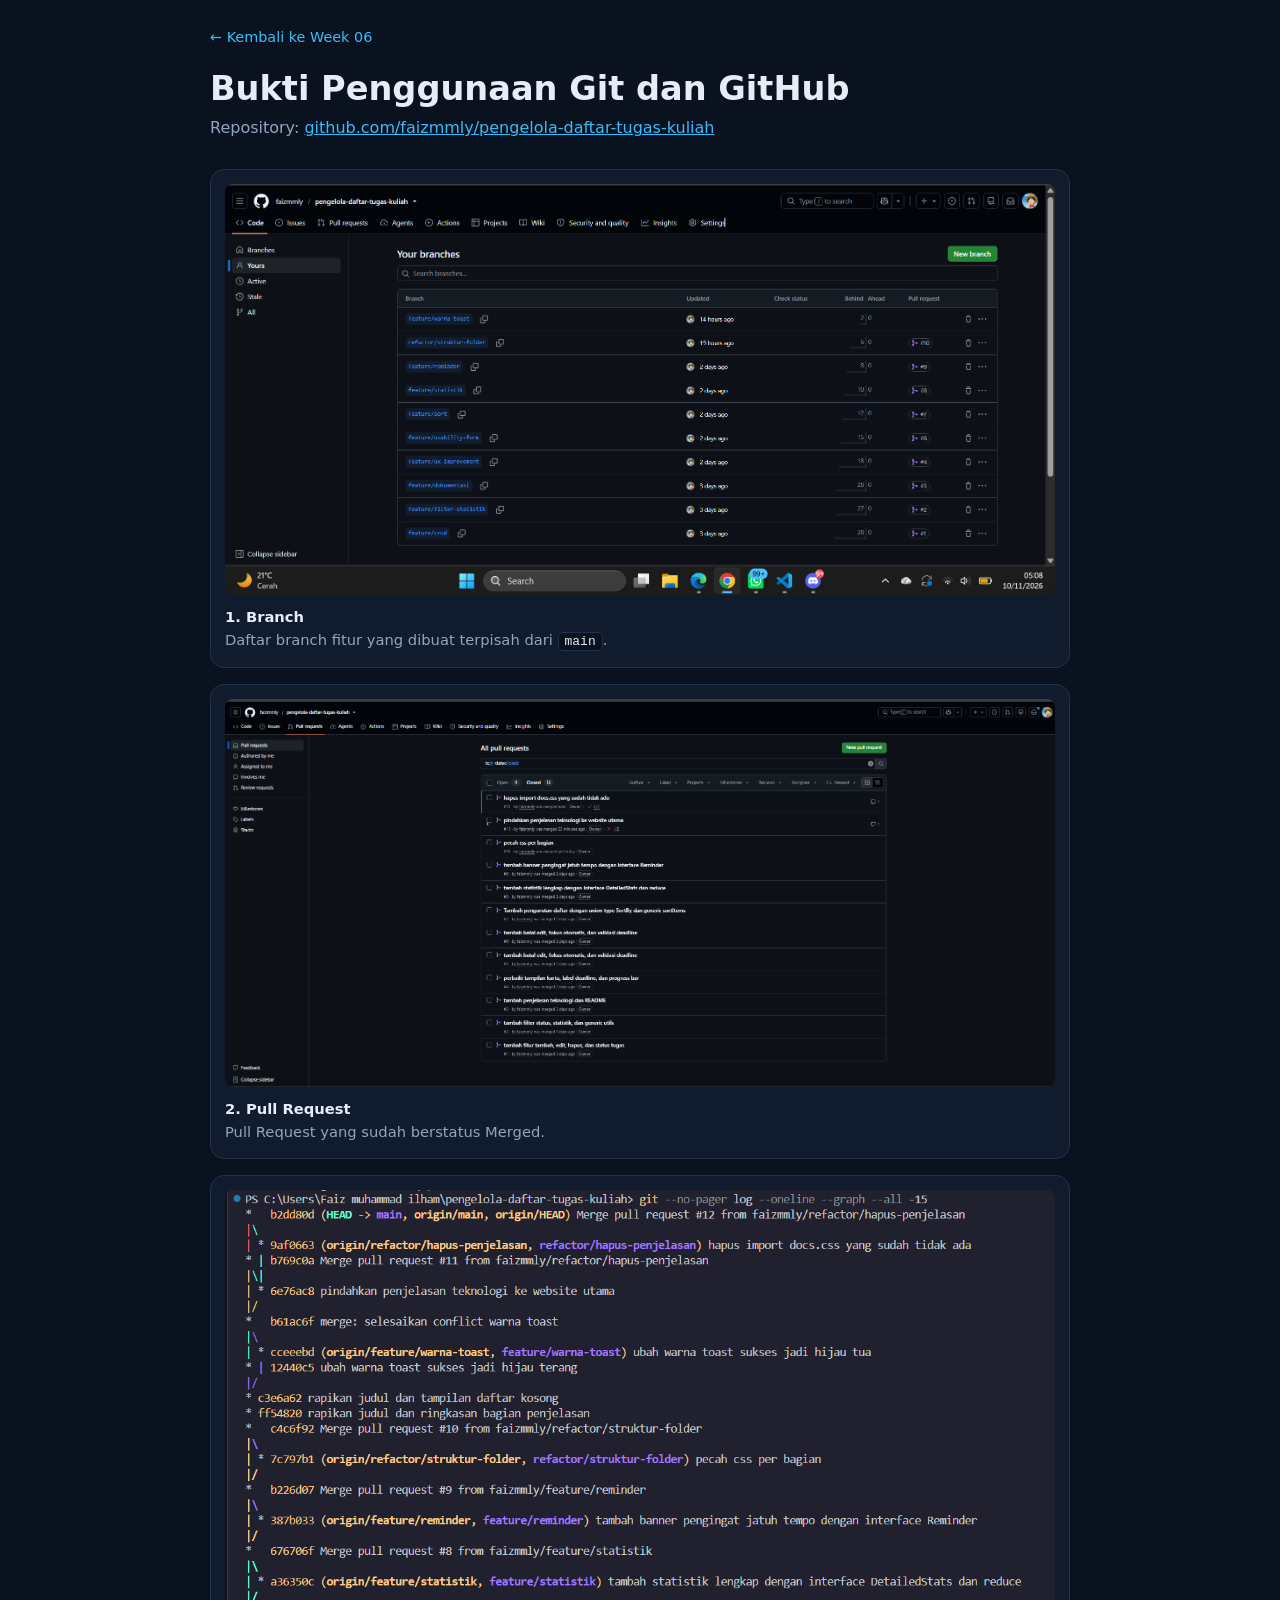
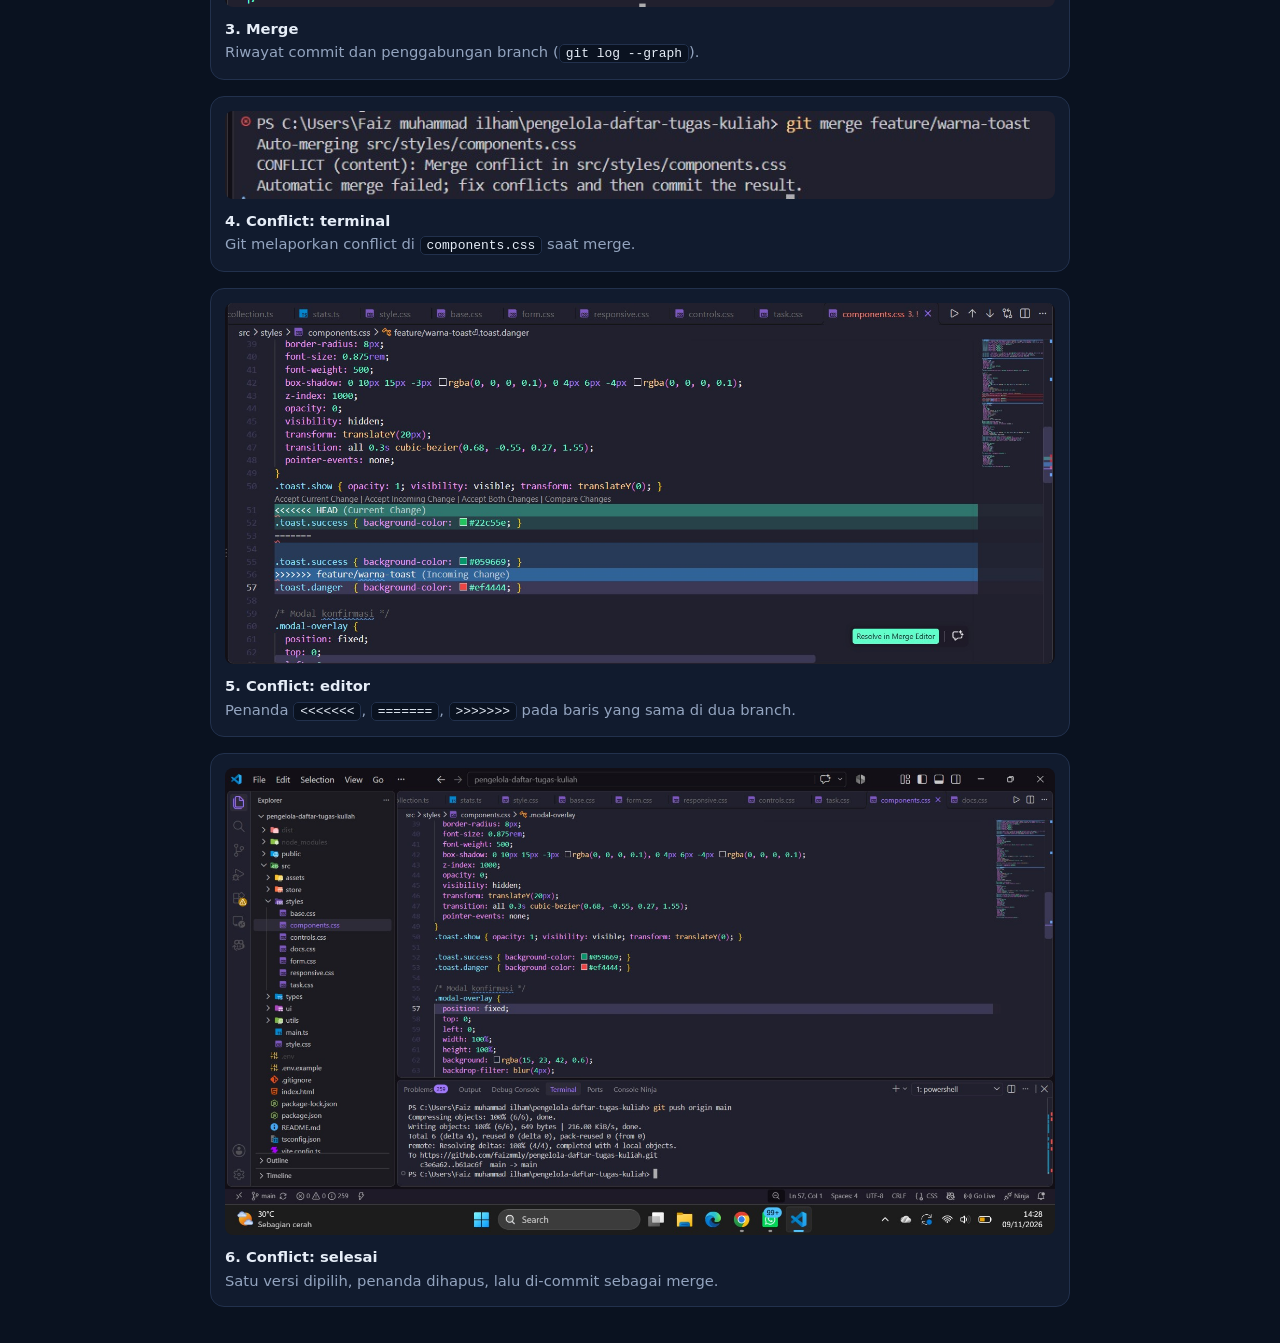
<file: week-06/bukti-git.html>
<!doctype html>
<html lang="id">
<head>
<meta charset="UTF-8">
<meta name="viewport" content="width=device-width, initial-scale=1">
<title>Bukti Git - Week 06</title>
<link rel="stylesheet" href="style.css">
</head>
<body>
<main class="wrap">
  <a class="back" href="index.html">← Kembali ke Week 06</a>
  <h1>Bukti Penggunaan Git dan GitHub</h1>
  <p class="sub">Repository: <a href="https://github.com/faizmmly/pengelola-daftar-tugas-kuliah" target="_blank" rel="noopener noreferrer">github.com/faizmmly/pengelola-daftar-tugas-kuliah</a></p>

  <figure>
    <img src="img/branch.png" alt="Daftar branch di GitHub" loading="lazy">
    <figcaption><strong>1. Branch</strong>Daftar branch fitur yang dibuat terpisah dari <code>main</code>.</figcaption>
  </figure>
  <figure>
    <img src="img/pull-request.png" alt="Daftar Pull Request yang sudah di-merge" loading="lazy">
    <figcaption><strong>2. Pull Request</strong>Pull Request yang sudah berstatus Merged.</figcaption>
  </figure>
  <figure>
    <img src="img/merge-graph.png" alt="Riwayat commit dan merge dengan git log graph" loading="lazy">
    <figcaption><strong>3. Merge</strong>Riwayat commit dan penggabungan branch (<code>git log --graph</code>).</figcaption>
  </figure>
  <figure>
    <img src="img/conflict-terminal.jpeg" alt="Terminal menampilkan CONFLICT saat merge" loading="lazy">
    <figcaption><strong>4. Conflict: terminal</strong>Git melaporkan conflict di <code>components.css</code> saat merge.</figcaption>
  </figure>
  <figure>
    <img src="img/conflict-editor.jpeg" alt="Editor menampilkan penanda conflict" loading="lazy">
    <figcaption><strong>5. Conflict: editor</strong>Penanda <code>&lt;&lt;&lt;&lt;&lt;&lt;&lt;</code>, <code>=======</code>, <code>&gt;&gt;&gt;&gt;&gt;&gt;&gt;</code> pada baris yang sama di dua branch.</figcaption>
  </figure>
  <figure>
    <img src="img/conflict-selesai.png" alt="Conflict sudah diselesaikan dan di-commit" loading="lazy">
    <figcaption><strong>6. Conflict: selesai</strong>Satu versi dipilih, penanda dihapus, lalu di-commit sebagai merge.</figcaption>
  </figure>
</main>
</body>
</html>
</file>
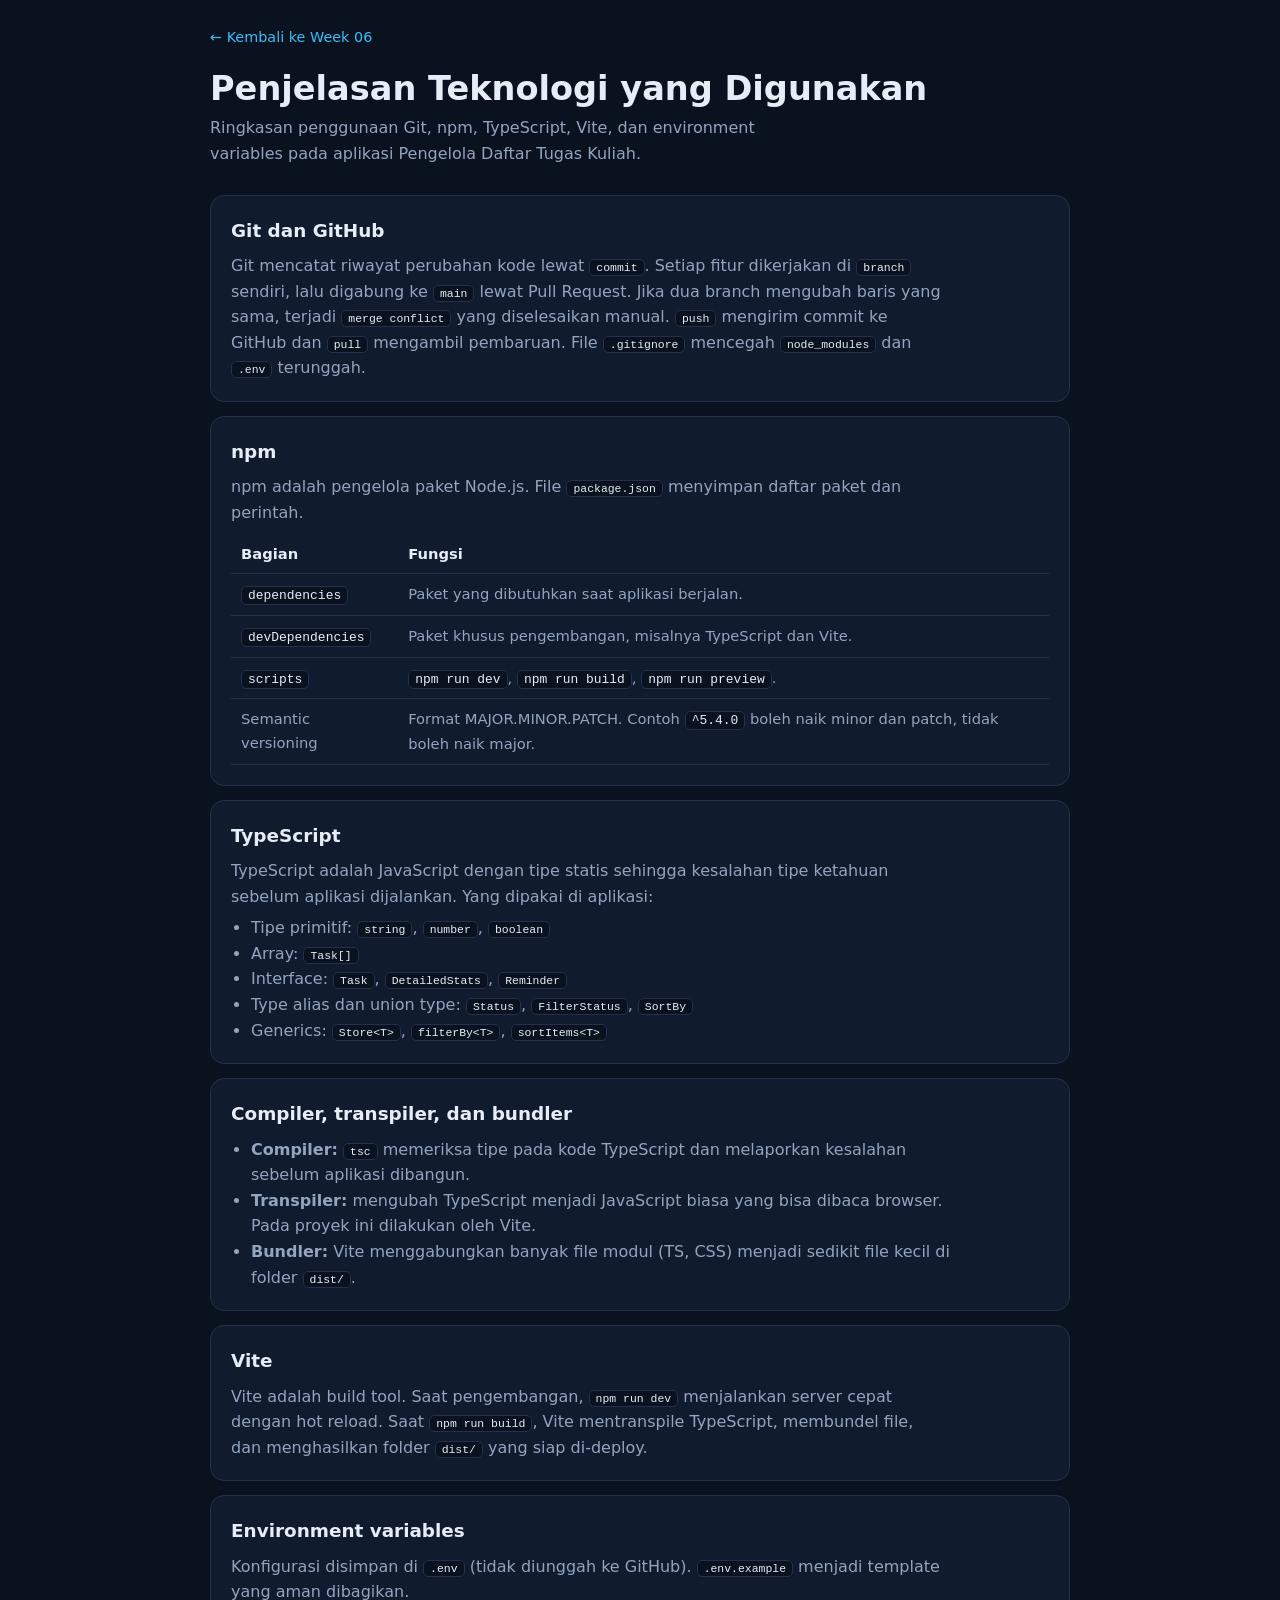
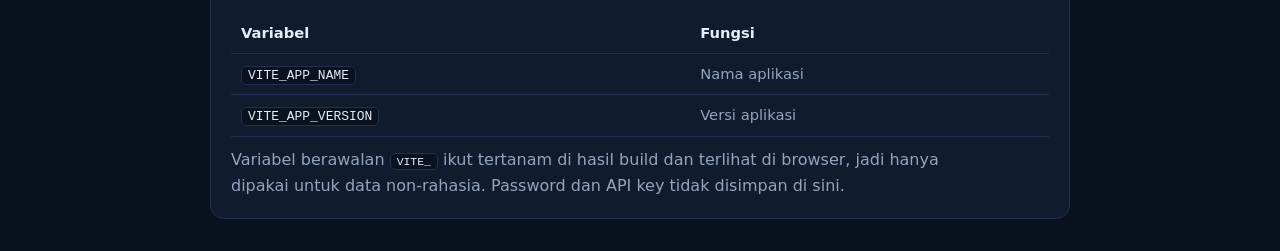
<file: week-06/penjelasan.html>
<!doctype html>
<html lang="id">
<head>
<meta charset="UTF-8">
<meta name="viewport" content="width=device-width, initial-scale=1">
<title>Penjelasan - Week 06</title>
<link rel="stylesheet" href="style.css">
</head>
<body>
<main class="wrap">
  <a class="back" href="index.html">← Kembali ke Week 06</a>
  <h1>Penjelasan Teknologi yang Digunakan</h1>
  <p class="sub">Ringkasan penggunaan Git, npm, TypeScript, Vite, dan environment variables pada aplikasi Pengelola Daftar Tugas Kuliah.</p>

  <section class="card">
    <h2>Git dan GitHub</h2>
    <p>Git mencatat riwayat perubahan kode lewat <code>commit</code>. Setiap fitur dikerjakan di <code>branch</code> sendiri, lalu digabung ke <code>main</code> lewat Pull Request. Jika dua branch mengubah baris yang sama, terjadi <code>merge conflict</code> yang diselesaikan manual. <code>push</code> mengirim commit ke GitHub dan <code>pull</code> mengambil pembaruan. File <code>.gitignore</code> mencegah <code>node_modules</code> dan <code>.env</code> terunggah.</p>
  </section>

  <section class="card">
    <h2>npm</h2>
    <p>npm adalah pengelola paket Node.js. File <code>package.json</code> menyimpan daftar paket dan perintah.</p>
    <table>
      <tr><th>Bagian</th><th>Fungsi</th></tr>
      <tr><td><code>dependencies</code></td><td>Paket yang dibutuhkan saat aplikasi berjalan.</td></tr>
      <tr><td><code>devDependencies</code></td><td>Paket khusus pengembangan, misalnya TypeScript dan Vite.</td></tr>
      <tr><td><code>scripts</code></td><td><code>npm run dev</code>, <code>npm run build</code>, <code>npm run preview</code>.</td></tr>
      <tr><td>Semantic versioning</td><td>Format MAJOR.MINOR.PATCH. Contoh <code>^5.4.0</code> boleh naik minor dan patch, tidak boleh naik major.</td></tr>
    </table>
  </section>

  <section class="card">
    <h2>TypeScript</h2>
    <p>TypeScript adalah JavaScript dengan tipe statis sehingga kesalahan tipe ketahuan sebelum aplikasi dijalankan. Yang dipakai di aplikasi:</p>
    <ul>
      <li>Tipe primitif: <code>string</code>, <code>number</code>, <code>boolean</code></li>
      <li>Array: <code>Task[]</code></li>
      <li>Interface: <code>Task</code>, <code>DetailedStats</code>, <code>Reminder</code></li>
      <li>Type alias dan union type: <code>Status</code>, <code>FilterStatus</code>, <code>SortBy</code></li>
      <li>Generics: <code>Store&lt;T&gt;</code>, <code>filterBy&lt;T&gt;</code>, <code>sortItems&lt;T&gt;</code></li>
    </ul>
  </section>

  <section class="card">
    <h2>Compiler, transpiler, dan bundler</h2>
    <ul>
        <li><strong>Compiler:</strong> <code>tsc</code> memeriksa tipe pada kode TypeScript dan melaporkan kesalahan sebelum aplikasi dibangun.</li>
        <li><strong>Transpiler:</strong> mengubah TypeScript menjadi JavaScript biasa yang bisa dibaca browser. Pada proyek ini dilakukan oleh Vite.</li>
        <li><strong>Bundler:</strong> Vite menggabungkan banyak file modul (TS, CSS) menjadi sedikit file kecil di folder <code>dist/</code>.</li>
    </ul>
  </section>

  <section class="card">
    <h2>Vite</h2>
    <p>Vite adalah build tool. Saat pengembangan, <code>npm run dev</code> menjalankan server cepat dengan hot reload. Saat <code>npm run build</code>, Vite mentranspile TypeScript, membundel file, dan menghasilkan folder <code>dist/</code> yang siap di-deploy.</p>
  </section>

  <section class="card">
    <h2>Environment variables</h2>
    <p>Konfigurasi disimpan di <code>.env</code> (tidak diunggah ke GitHub). <code>.env.example</code> menjadi template yang aman dibagikan.</p>
    <table>
      <tr><th>Variabel</th><th>Fungsi</th></tr>
      <tr><td><code>VITE_APP_NAME</code></td><td>Nama aplikasi</td></tr>
      <tr><td><code>VITE_APP_VERSION</code></td><td>Versi aplikasi</td></tr>
    </table>
    <p style="margin-top:10px">Variabel berawalan <code>VITE_</code> ikut tertanam di hasil build dan terlihat di browser, jadi hanya dipakai untuk data non-rahasia. Password dan API key tidak disimpan di sini.</p>
  </section>
</main>
</body>
</html>
</file>
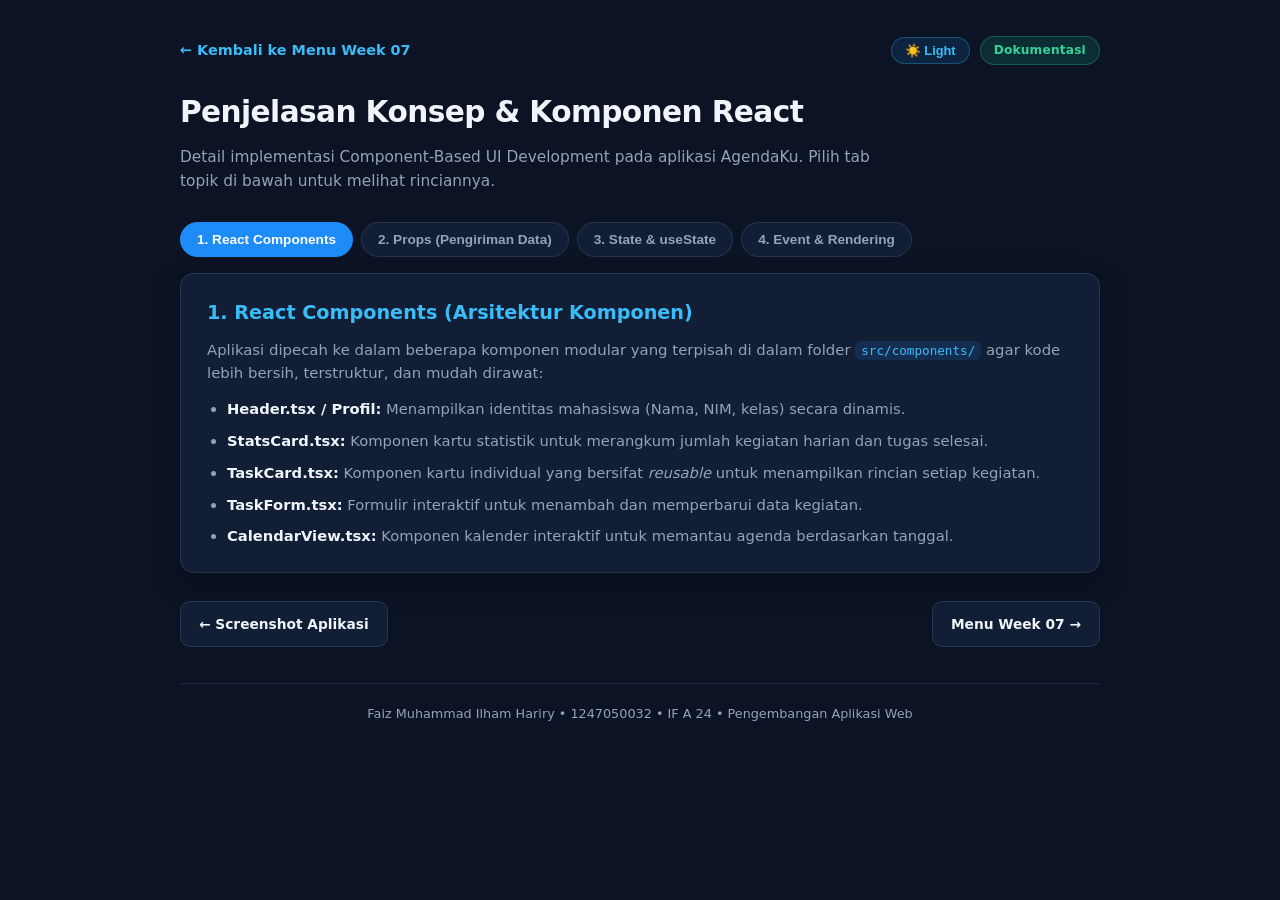
<file: week-07/penjelasan.html>
<!doctype html>
<html lang="id">
  <head>
    <meta charset="UTF-8" />
    <meta name="viewport" content="width=device-width, initial-scale=1.0" />
    <title>Penjelasan Konsep React - Week 07</title>
    <link rel="stylesheet" href="style.css?v=2" />
  </head>
  <body>
    <main class="container">
      <nav class="breadcrumb">
        <a href="index.html">← Kembali ke Menu Week 07</a>
        <div class="nav-right-group">
          <button type="button" id="themeToggleBtn" class="theme-mini-btn" aria-label="Ganti Tema">
            ☀️ Light
          </button>
          <span class="status-badge">Dokumentasi</span>
        </div>
      </nav>

      <header class="page-header">
        <h1>Penjelasan Konsep &amp; Komponen React</h1>
        <p>Detail implementasi Component-Based UI Development pada aplikasi AgendaKu. Pilih tab topik di bawah untuk melihat rinciannya.</p>
      </header>

      <!-- Tab Buttons -->
      <div class="tabs-bar" role="tablist">
        <button type="button" class="tab-btn active" data-tab="tab-components">1. React Components</button>
        <button type="button" class="tab-btn" data-tab="tab-props">2. Props (Pengiriman Data)</button>
        <button type="button" class="tab-btn" data-tab="tab-state">3. State &amp; useState</button>
        <button type="button" class="tab-btn" data-tab="tab-event">4. Event &amp; Rendering</button>
      </div>

      <!-- Tab 1: React Components -->
      <section id="tab-components" class="tab-panel active">
        <h2>1. React Components (Arsitektur Komponen)</h2>
        <p>Aplikasi dipecah ke dalam beberapa komponen modular yang terpisah di dalam folder <code>src/components/</code> agar kode lebih bersih, terstruktur, dan mudah dirawat:</p>
        <ul class="tech-list">
          <li><strong>Header.tsx / Profil:</strong> Menampilkan identitas mahasiswa (Nama, NIM, kelas) secara dinamis.</li>
          <li><strong>StatsCard.tsx:</strong> Komponen kartu statistik untuk merangkum jumlah kegiatan harian dan tugas selesai.</li>
          <li><strong>TaskCard.tsx:</strong> Komponen kartu individual yang bersifat <em>reusable</em> untuk menampilkan rincian setiap kegiatan.</li>
          <li><strong>TaskForm.tsx:</strong> Formulir interaktif untuk menambah dan memperbarui data kegiatan.</li>
          <li><strong>CalendarView.tsx:</strong> Komponen kalender interaktif untuk memantau agenda berdasarkan tanggal.</li>
        </ul>
      </section>

      <!-- Tab 2: Props -->
      <section id="tab-props" class="tab-panel">
        <h2>2. Props (Pengiriman Data)</h2>
        <p>Props digunakan untuk mengirimkan data dan fungsi callback dari komponen induk (<em>parent</em>, seperti <code>App.tsx</code>) ke komponen anak (<em>child</em>):</p>
        <ul class="tech-list">
          <li><strong>Pengiriman Data Kegiatan:</strong> Objek data kegiatan dikirimkan ke <code>TaskCard</code> agar komponen kartu dapat merender judul, jenis/kategori, dan tenggat waktu secara spesifik.</li>
          <li><strong>Callback Handler:</strong> Fungsi aksi seperti ubah status, edit, dan hapus diteruskan melalui props sehingga komponen anak tetap terisolasi dan mudah digunakan ulang.</li>
          <li><strong>TypeScript Props Interface:</strong> Setiap komponen mendefinisikan tipe props secara eksplisit untuk menjaga konsistensi data antar komponen.</li>
        </ul>
      </section>

      <!-- Tab 3: State & useState -->
      <section id="tab-state" class="tab-panel">
        <h2>3. State &amp; useState (Pengelolaan Data Reaktif)</h2>
        <p><code>useState</code> digunakan untuk menyimpan dan mengelola data yang dapat berubah secara dinamis di dalam aplikasi, seperti:</p>
        <ul class="tech-list">
          <li>Menyimpan daftar array kegiatan (state <code>tasks</code>) yang tersinkronisasi dengan <code>localStorage</code>.</li>
          <li>Mengelola status kategori filter yang sedang aktif (state <code>currentFilter</code>).</li>
          <li>Menangani teks pencarian kata kunci secara <em>real-time</em>.</li>
          <li>Mengontrol visibilitas modal konfirmasi dan notifikasi <em>toast</em>.</li>
        </ul>
      </section>

      <!-- Tab 4: Event Handling & Rendering -->
      <section id="tab-event" class="tab-panel">
        <h2>4. Event Handling &amp; Rendering</h2>
        <ul class="tech-list">
          <li><strong>Event Handling:</strong> Menangani interaksi pengguna seperti klik tombol aksi (ubah status, edit, hapus), pengisian formulir, dan pengetikan teks pada kolom pencarian.</li>
          <li><strong>List Rendering (<code>.map()</code>):</strong> Menggunakan metode JavaScript <code>.map()</code> dengan atribut <code>key</code> unik untuk merender array daftar kegiatan secara dinamis.</li>
          <li><strong>Conditional Rendering:</strong> Menampilkan modal formulir saat dibuka, mengubah tampilan lencana status secara dinamis, serta menangani kondisi tampilan kosong (<em>empty state</em>) ketika data tidak ditemukan.</li>
        </ul>
      </section>

      <nav class="week-nav">
        <a href="tampilan-app.html" class="week-nav-btn">← Screenshot Aplikasi</a>
        <a href="index.html" class="week-nav-btn">Menu Week 07 →</a>
      </nav>

      <footer class="page-footer">
        <p>Faiz Muhammad Ilham Hariry • 1247050032 • IF A 24 • Pengembangan Aplikasi Web</p>
      </footer>
    </main>

    <script>
      (function () {
        const themeBtn = document.getElementById('themeToggleBtn');
        const applyTheme = (isLight) => {
          document.body.classList.toggle('light-mode', isLight);
          if (themeBtn) themeBtn.textContent = isLight ? '🌙 Dark' : '☀️ Light';
        };
        applyTheme(localStorage.getItem('theme') === 'light');
        if (themeBtn) {
          themeBtn.addEventListener('click', () => {
            const nextLight = !document.body.classList.contains('light-mode');
            localStorage.setItem('theme', nextLight ? 'light' : 'dark');
            applyTheme(nextLight);
          });
        }

        const tabBtns = document.querySelectorAll('.tab-btn');
        const tabPanels = document.querySelectorAll('.tab-panel');

        tabBtns.forEach((btn) => {
          btn.addEventListener('click', () => {
            const targetId = btn.getAttribute('data-tab');
            tabBtns.forEach((b) => b.classList.remove('active'));
            tabPanels.forEach((p) => p.classList.remove('active'));
            btn.classList.add('active');
            const targetPanel = document.getElementById(targetId);
            if (targetPanel) targetPanel.classList.add('active');
          });
        });
      })();
    </script>
  </body>
</html>
</file>
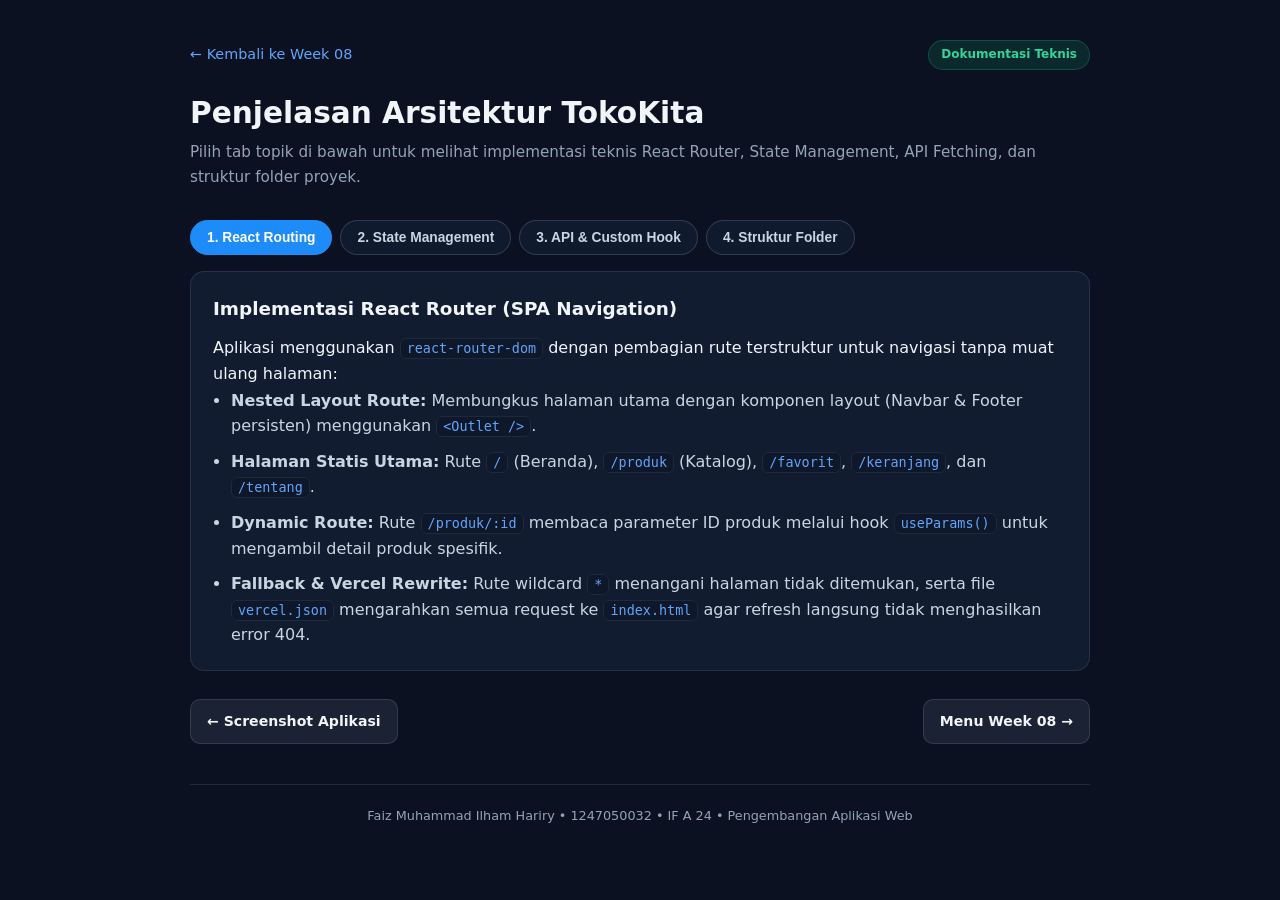
<file: week-08/penjelasan.html>
<!doctype html>
<html lang="id">
  <head>
    <meta charset="UTF-8" />
    <meta name="viewport" content="width=device-width, initial-scale=1.0" />
    <title>Penjelasan Arsitektur - TokoKita (Week 08)</title>
    <link rel="stylesheet" href="style.css?v=2" />
  </head>
  <body>
    <main class="container">
      <nav class="breadcrumb">
        <a href="index.html">← Kembali ke Week 08</a>
        <span class="status-badge">Dokumentasi Teknis</span>
      </nav>

      <header class="page-header">
        <h1>Penjelasan Arsitektur TokoKita</h1>
        <p>Pilih tab topik di bawah untuk melihat implementasi teknis React Router, State Management, API Fetching, dan struktur folder proyek.</p>
      </header>

      <!-- Tab Buttons -->
      <div class="tabs-bar" role="tablist">
        <button type="button" class="tab-btn active" data-tab="tab-routing">1. React Routing</button>
        <button type="button" class="tab-btn" data-tab="tab-state">2. State Management</button>
        <button type="button" class="tab-btn" data-tab="tab-api">3. API &amp; Custom Hook</button>
        <button type="button" class="tab-btn" data-tab="tab-folder">4. Struktur Folder</button>
      </div>

      <!-- Tab Panels -->
      <section id="tab-routing" class="tab-panel active">
        <h2>Implementasi React Router (SPA Navigation)</h2>
        <p>Aplikasi menggunakan <code>react-router-dom</code> dengan pembagian rute terstruktur untuk navigasi tanpa muat ulang halaman:</p>
        <ul class="tech-list">
          <li><strong>Nested Layout Route:</strong> Membungkus halaman utama dengan komponen layout (Navbar &amp; Footer persisten) menggunakan <code>&lt;Outlet /&gt;</code>.</li>
          <li><strong>Halaman Statis Utama:</strong> Rute <code>/</code> (Beranda), <code>/produk</code> (Katalog), <code>/favorit</code>, <code>/keranjang</code>, dan <code>/tentang</code>.</li>
          <li><strong>Dynamic Route:</strong> Rute <code>/produk/:id</code> membaca parameter ID produk melalui hook <code>useParams()</code> untuk mengambil detail produk spesifik.</li>
          <li><strong>Fallback &amp; Vercel Rewrite:</strong> Rute wildcard <code>*</code> menangani halaman tidak ditemukan, serta file <code>vercel.json</code> mengarahkan semua request ke <code>index.html</code> agar refresh langsung tidak menghasilkan error 404.</li>
        </ul>
      </section>

      <section id="tab-state" class="tab-panel">
        <h2>Empat Lapisan State Management</h2>
        <p>Pengelolaan state dipisahkan sesuai cakupan datanya agar tetap bersih dan mudah dirawat:</p>
        <ul class="tech-list">
          <li><strong>Global State (Context API):</strong> <code>CartContext</code> dan <code>FavoriteContext</code> menyimpan item keranjang, jumlah kuantitas, dan daftar favorit yang otomatis tersimpan ke <code>localStorage</code>.</li>
          <li><strong>URL State (<code>useSearchParams</code>):</strong> Kata kunci pencarian, filter kategori, urutan harga/rating, dan nomor halaman disimpan di query URL sehingga tautan hasil pencarian dapat dibagikan.</li>
          <li><strong>Server State:</strong> Menyimpan respons data produk, status <code>isLoading</code>, serta pesan <code>error</code> saat mengambil data dari API.</li>
          <li><strong>Form State:</strong> Mengelola input nama, rating bintang, dan komentar pada fitur ulasan produk lengkap dengan validasi panjang karakter sebelum dikirim.</li>
        </ul>
      </section>

      <section id="tab-api" class="tab-panel">
        <h2>Data Fetching, Error Handling &amp; Custom Hooks</h2>
        <p>Data produk diambil secara asinkron dari REST API publik (<strong>DummyJSON Products API</strong>) melalui lapisan service terpisah:</p>
        <ul class="tech-list">
          <li><strong>Service Layer (<code>services/productService.ts</code>):</strong> Memusatkan pemanggilan <code>fetch()</code> untuk daftar produk, pencarian, kategori, dan detail produk.</li>
          <li><strong>Custom Hook:</strong> Mengenkapsulasi logika pencarian tertunda (<em>debouncing</em>) dan siklus pengambilan data asinkron agar komponen UI tetap fokus pada tampilan.</li>
          <li><strong>Resilient UI States:</strong> Menampilkan <em>skeleton loader</em> saat memuat, tampilan <em>error state</em> lengkap dengan tombol coba lagi saat jaringan offline, serta <em>empty state</em> jika filter tidak menemukan hasil.</li>
        </ul>
      </section>

      <section id="tab-folder" class="tab-panel">
        <h2>Struktur Folder Modular</h2>
        <p>Kode sumber disusun berdasarkan pemisahan tanggung jawab (<em>Separation of Concerns</em>):</p>
        <pre class="code-block">src/
├── components/   # Komponen UI reusable (Navbar, ProductCard, Skeleton, Pagination)
├── context/      # CartContext &amp; FavoriteContext (Global State + localStorage)
├── hooks/        # Custom hooks (useDebounce, useProducts)
├── pages/        # Halaman rute (Home, Products, ProductDetail, Favorites, Cart, About)
├── services/     # Fungsi fetch API dan penanganan error HTTP
├── types/        # Definisi interface TypeScript (Product, CartItem, Review)
└── App.tsx       # Konfigurasi BrowserRouter dan Routes</pre>
      </section>

      <nav class="week-nav">
        <a href="tampilan-app.html" class="week-nav-btn">← Screenshot Aplikasi</a>
        <a href="index.html" class="week-nav-btn">Menu Week 08 →</a>
      </nav>

      <footer class="page-footer">
        <p>Faiz Muhammad Ilham Hariry • 1247050032 • IF A 24 • Pengembangan Aplikasi Web</p>
      </footer>
    </main>

    <script>
      (function () {
        if (localStorage.getItem('theme') === 'light') {
          document.body.classList.add('light-mode');
        }

        const tabBtns = document.querySelectorAll('.tab-btn');
        const tabPanels = document.querySelectorAll('.tab-panel');

        tabBtns.forEach((btn) => {
          btn.addEventListener('click', () => {
            const targetId = btn.getAttribute('data-tab');
            tabBtns.forEach((b) => b.classList.remove('active'));
            tabPanels.forEach((p) => p.classList.remove('active'));
            btn.classList.add('active');
            const targetPanel = document.getElementById(targetId);
            if (targetPanel) targetPanel.classList.add('active');
          });
        });
      })();
    </script>
  </body>
</html>
</file>
<file: css/style.css>
/* ==========================================================================
   CSS Variables & Theme Setup (Dark & Light Mode)
   ========================================================================== */
html {
  scroll-behavior: smooth;
}

:root {
  --bg-main: #0c1424;
  --bg-body: #0c1424;
  --bg-card: #131f36;
  --bg-sidebar: #0f192d;
  --border-color: rgba(148, 163, 184, 0.14);

  --text-main: #f1f5f9;
  --text-muted: #94a3b8;

  --accent-blue: #38bdf8;
  --accent-blue-btn: #1d8cf8;
  --accent-green: #22c55e;
  --accent-amber: #fbbf24;
  --tag-bg: rgba(56, 189, 248, 0.1);
}

body.light-mode {
  --bg-main: #f5f9fc;
  --bg-body: #f5f9fc;
  --bg-card: #ffffff;
  --bg-sidebar: #ffffff;
  --border-color: #e2ecf5;

  --text-main: #182230;
  --text-muted: #64748b;

  --accent-blue: #1d8cf8;
  --accent-blue-btn: #1d8cf8;
  --accent-green: #16a34a;
  --accent-amber: #f59e0b;
  --tag-bg: #eef5fb;
}

/* Banner Hero ala Sky Gradient (Light Mode) */
body.light-mode .course-banner {
  background: linear-gradient(135deg, #e0f2fe 0%, #bae6fd 55%, #dbeafe 100%) !important;
  border: 1px solid #bae6fd !important;
  box-shadow: 0 8px 24px -8px rgba(29, 140, 248, 0.18) !important;
}

body.light-mode .course-banner h1 {
  color: #0f172a !important;
}

body.light-mode .course-banner .course-desc {
  color: #334155 !important;
}

/* Kartu Statistik di dalam Banner (Putih Bersih dengan Bayangan Halus) */
body.light-mode .stat-card {
  background: rgba(255, 255, 255, 0.88) !important;
  backdrop-filter: blur(8px);
  border: 1px solid rgba(255, 255, 255, 0.95) !important;
  box-shadow: 0 4px 14px -4px rgba(15, 23, 42, 0.06) !important;
}

/* Sidebar Item Aktif ala Pill Biru Lembut */
body.light-mode .sidebar-menu .menu-item.active {
  background: #e6f3ff !important;
  color: #1d8cf8 !important;
  font-weight: 600;
}

/* Strip 16 Minggu di Light Mode */
body.light-mode .week-strip-wrap {
  border-top-color: rgba(29, 140, 248, 0.18) !important;
}

body.light-mode .week-strip-cell {
  background: rgba(255, 255, 255, 0.85) !important;
  border-color: #cde3f7 !important;
  color: #475569 !important;
}

body.light-mode .week-strip-cell.is-done {
  background: #dcfce7 !important;
  border-color: #86efac !important;
  color: #15803d !important;
}

body.light-mode .week-strip-cell.is-exam {
  border-color: #f59e0b !important;
  box-shadow: inset 0 0 0 1px rgba(245, 158, 11, 0.35) !important;
}

* {
  box-sizing: border-box;
  margin: 0;
  padding: 0;
  font-family: 'Inter', -apple-system, BlinkMacSystemFont, sans-serif;
}

body {
  background-color: var(--bg-body);
  color: var(--text-main);
  line-height: 1.5;
  transition: background-color 0.25s ease, color 0.25s ease;
  overflow-x: hidden;
}

button:focus-visible,
a:focus-visible,
input:focus-visible {
  outline: 2px solid var(--accent-blue);
  outline-offset: 2px;
}

/* ==========================================================================
   Top Navigation Bar
   ========================================================================== */
.navbar {
  display: flex;
  justify-content: space-between;
  align-items: center;
  height: var(--nav-height);
  padding: 0 24px;
  background: var(--bg-nav);
  border-bottom: 1px solid var(--border-color);
  backdrop-filter: blur(12px);
  -webkit-backdrop-filter: blur(12px);
  position: sticky;
  top: 0;
  z-index: 1000;
  gap: 12px;
}

.nav-left, .nav-right {
  display: flex;
  align-items: center;
  gap: 12px;
}

.brand-logo {
  display: flex;
  align-items: center;
  gap: 12px;
}

.logo-icon {
  font-size: 1.35rem;
  background: rgba(56, 189, 248, 0.14);
  padding: 8px;
  border-radius: 12px;
  border: 1px solid rgba(56, 189, 248, 0.25);
  display: grid;
  place-items: center;
  color: var(--accent-blue)
}

.logo-text {
  display: flex;
  flex-direction: column;
}

.brand-title {
  font-weight: 700;
  font-size: 1rem;
  color: var(--text-main);
  line-height: 1.2;
}

.brand-subtitle {
  font-size: 0.75rem;
  color: var(--text-muted);
}

.theme-toggle-btn {
  display: inline-flex;
  align-items: center;
  justify-content: center;
  gap: 8px;
  background: var(--bg-card);
  border: 1px solid var(--border-color);
  color: var(--text-main);
  padding: 7px 14px;
  border-radius: 999px;
  cursor: pointer;
  font-size: 0.825rem;
  font-weight: 500;
  transition: all 0.2s ease;
  white-space: nowrap;
}

.theme-toggle-btn:hover {
  border-color: var(--accent-blue);
  background-color: rgba(56, 189, 248, 0.1);
}

.user-pill {
  display: flex;
  align-items: center;
  gap: 10px;
  background: var(--bg-card-subtle);
  padding: 4px 12px 4px 6px;
  border-radius: 999px;
  border: 1px solid var(--border-color);
}

.avatar {
  width: 32px;
  height: 32px;
  background: var(--accent-blue-btn);
  color: #ffffff;
  border-radius: 50%;
  display: flex;
  align-items: center;
  justify-content: center;
  font-weight: 700;
  font-size: 0.8rem;
  flex-shrink: 0;
}

.user-meta {
  display: flex;
  flex-direction: column;
}

.user-name {
  font-size: 0.825rem;
  font-weight: 600;
  color: var(--text-main);
  line-height: 1.15;
}

.user-sub {
  font-size: 0.7rem;
  color: var(--text-muted);
}

/* ==========================================================================
   LMS Layout & Sidebar
   ========================================================================== */
.lms-layout {
  display: flex;
  min-height: calc(100vh - var(--nav-height));
  position: relative;
}

.sidebar {
  width: 260px;
  flex-shrink: 0;
  background: var(--bg-sidebar);
  border-right: 1px solid var(--border-color);
  display: flex;
  flex-direction: column;
  justify-content: space-between;
  padding: 24px 16px;
  position: sticky;
  top: var(--nav-height);
  height: calc(100vh - var(--nav-height));
  transition: transform 0.3s cubic-bezier(0.4, 0, 0.2, 1);
  z-index: 950;
}

.sidebar-overlay {
  display: none;
  position: fixed;
  inset: 0;
  background: rgba(0, 0, 0, 0.6);
  backdrop-filter: blur(3px);
  z-index: 900;
}

.sidebar-overlay.active {
  display: block;
}

.sidebar-menu {
  display: flex;
  flex-direction: column;
  gap: 6px;
}

.menu-item {
  display: flex;
  align-items: center;
  gap: 12px;
  padding: 11px 14px;
  border-radius: 10px;
  color: var(--text-muted);
  text-decoration: none;
  font-size: 0.875rem;
  font-weight: 500;
  transition: all 0.2s ease;
  cursor: pointer;
}

.menu-item:hover {
  background-color: var(--tag-bg);
  color: var(--accent-blue);
  transform: translateX(3px);
}

.menu-item.active {
  background-color: rgba(56, 189, 248, 0.12);
  color: var(--accent-blue);
  font-weight: 600;
  border-left: 3px solid var(--accent-blue);
}

.menu-item.active:hover {
  transform: none;
}

.domain-card {
  background: var(--bg-card-subtle);
  border: 1px solid var(--border-color);
  padding: 12px 14px;
  border-radius: 12px;
  display: flex;
  flex-direction: column;
  gap: 4px;
}

.domain-label {
  font-size: 0.7rem;
  color: var(--text-muted);
  text-transform: uppercase;
  letter-spacing: 0.5px;
}

.domain-link {
  color: var(--accent-blue);
  text-decoration: none;
  font-size: 0.825rem;
  font-weight: 600;
  word-break: break-all;
}

/* ==========================================================================
   Main Content & Hero Banner
   ========================================================================== */
.main-content {
  flex: 1;
  min-width: 0; /* Mencegah grid overflow keluar layar */
  padding: 28px 36px;
}

.main-content .section-container {
  max-width: 1200px;
  margin: 0 auto;
}

.course-banner {
  background: var(--bg-banner);
  border: 1px solid var(--border-color);
  border-radius: 22px;
  padding: 28px 32px;
  margin-bottom: 32px;
  box-shadow: var(--shadow-md);
  position: relative;
  overflow: hidden;
}

.course-banner::after {
  content: '';
  position: absolute;
  top: -60px;
  right: -60px;
  width: 220px;
  height: 220px;
  background: radial-gradient(circle, rgba(56, 189, 248, 0.18), transparent 70%);
  pointer-events: none;
}

.course-banner h1 {
  font-size: clamp(1.45rem, 3vw, 1.9rem);
  font-weight: 700;
  margin-bottom: 6px;
  color: var(--text-main);
}

.course-banner > p {
  color: var(--text-muted);
  font-size: 0.925rem;
  max-width: 65ch;
}

.banner-badge-wrapper {
  display: flex;
  align-items: center;
  flex-wrap: wrap;
  gap: 10px;
  margin-bottom: 14px;
}

.banner-badge {
  background: rgba(56, 189, 248, 0.14);
  color: var(--accent-blue);
  border: 1px solid rgba(56, 189, 248, 0.3);
  padding: 4px 12px;
  border-radius: 999px;
  font-size: 0.75rem;
  font-weight: 600;
}

.live-indicator {
  display: inline-flex;
  align-items: center;
  gap: 6px;
  font-size: 0.75rem;
  color: #10b981;
  background: rgba(16, 185, 129, 0.12);
  border: 1px solid rgba(16, 185, 129, 0.25);
  padding: 4px 10px;
  border-radius: 999px;
  font-weight: 600;
}

.pulse-dot {
  width: 6px;
  height: 6px;
  background-color: #10b981;
  border-radius: 50%;
  animation: pulse-animation 2s infinite;
}

@keyframes pulse-animation {
  0% { transform: scale(0.95); box-shadow: 0 0 0 0 rgba(16, 185, 129, 0.7); }
  70% { transform: scale(1); box-shadow: 0 0 0 6px rgba(16, 185, 129, 0); }
  100% { transform: scale(0.95); box-shadow: 0 0 0 0 rgba(16, 185, 129, 0); }
}

/* ==========================================================================
   Donut Ring SVG pada Kartu Progress Modul
   ========================================================================== */
.stat-card.stat-progress {
  display: flex !important;
  flex-direction: row !important;
  align-items: center !important;
  justify-content: space-between !important;
  gap: 14px !important;
  text-align: left !important;
}

.stat-card.stat-progress .stat-icon-wrap {
  flex-shrink: 0;
  margin-bottom: 0 !important;
}

.stat-card.stat-progress .stat-info {
  flex: 1 1 auto;
  min-width: 0;
  display: flex;
  flex-direction: column;
  justify-content: center;
}

.stat-card.stat-progress .donut-wrap {
  width: 58px;
  height: 58px;
  flex-shrink: 0;
  margin-top: 0 !important;
}

.stat-card.stat-progress .donut-svg {
  width: 58px;
  height: 58px;
}

.stat-card.stat-progress .stat-info {
  flex: 1 1 auto;
}

.stat-card.stat-uts,
.stat-card.stat-uas {
  justify-content: center !important;
  gap: 10px !important;
}

.donut-wrap {
  position: relative;
  width: 54px;
  height: 54px;
  flex-shrink: 0;
  display: flex;
  align-items: center;
  justify-content: center;
}

.donut-svg {
  width: 54px;
  height: 54px;
  transform: rotate(-90deg);
}

.donut-track,
.donut-fill {
  fill: none;
  stroke-width: 5;
}

.donut-track {
  stroke: var(--tag-bg);
}

.donut-fill {
  stroke: url(#donutGrad);
  stroke: #1d8cf8;
  stroke-linecap: round;
  stroke-dasharray: 106.81; /* 2 * PI * 17 */
  stroke-dashoffset: 73.4;  /* Default ~31.25% */
  transition: stroke-dashoffset 0.6s ease;
}

.donut-label {
  position: absolute;
  font-size: 0.72rem;
  font-weight: 700;
  color: var(--text-main);
}

/* ==========================================================================
   Stats Grid (Hierarki Visual Jelas)
   ========================================================================== */
.stats-grid {
  display: grid;
  grid-template-columns: repeat(3, minmax(0, 1fr));
  gap: 16px;
  margin-top: 24px;
}

.stat-card {
  background: var(--bg-card-subtle);
  border: 1px solid var(--border-color);
  border-radius: 16px;
  padding: 18px 20px;
  display: flex;
  flex-direction: column;
  justify-content: space-between;
  gap: 8px;
  transition: transform 0.25s ease, border-color 0.25s ease;
}

.stat-card:hover {
  border-color: rgba(56, 189, 248, 0.35);
  transform: translateY(-2px);
}

.stat-title {
  color: var(--text-muted);
  font-weight: 600;
  text-transform: none;
  letter-spacing: normal;
  font-size: 0.82rem;
}

.stat-value-group {
  display: flex;
  align-items: baseline;
  justify-content: space-between;
  gap: 8px;
}

.stat-value {
  font-size: 1.45rem;
  font-weight: 700;
  color: var(--text-main);
  line-height: 1.2;
}

.stat-value small {
  font-size: 0.9rem;
  color: var(--text-muted);
  font-weight: 500;
}

.stat-percentage {
  font-size: 0.85rem;
  font-weight: 700;
  color: #10b981;
}

.stat-subtext {
  font-size: 0.78rem;
  color: var(--text-muted);
}

.progress-bar-bg {
  width: 100%;
  height: 7px;
  background: var(--tag-bg);
  border-radius: 999px;
  overflow: hidden;
  margin-top: 4px;
}

.progress-bar-fill {
  height: 100%;
  background: linear-gradient(90deg, #2563eb, #10b981);
  border-radius: 999px;
  transition: width 0.6s cubic-bezier(0.4, 0, 0.2, 1);
}

.text-amber { color: var(--accent-amber); }
.text-purple { color: var(--accent-purple); }

/* ==========================================================================
   Section Header, Search & Filter Tabs
   ========================================================================== */
.section-header {
  display: flex;
  justify-content: space-between;
  align-items: flex-end;
  margin-bottom: 20px;
  flex-wrap: wrap;
  gap: 16px;
}

.section-header h2 {
  font-size: 1.35rem;
  font-weight: 700;
  color: var(--text-main);
}

.section-subtitle {
  color: var(--text-muted);
  font-size: 0.875rem;
  margin-top: 2px;
}

.search-box {
  display: flex;
  align-items: center;
  background: var(--bg-input);
  border: 1px solid var(--border-color);
  border-radius: 12px;
  padding: 9px 14px;
  width: 300px;
  gap: 8px;
  transition: border-color 0.2s, box-shadow 0.2s;
}

.search-box:focus-within {
  border-color: var(--accent-blue);
  box-shadow: 0 0 0 3px rgba(56, 189, 248, 0.15);
}

.search-box input {
  background: transparent;
  border: none;
  outline: none;
  color: var(--text-main);
  font-size: 0.875rem;
  width: 100%;
}

.filter-container {
  display: flex;
  gap: 8px;
  margin-bottom: 20px;
  flex-wrap: wrap;
}

.filter-btn {
  background: var(--bg-card);
  border: 1px solid var(--border-color);
  color: var(--text-muted);
  padding: 7px 16px;
  border-radius: 999px;
  font-size: 0.82rem;
  font-weight: 600;
  cursor: pointer;
  transition: all 0.2s ease;
}

.filter-btn.active, .filter-btn:hover {
  background: rgba(56, 189, 248, 0.15);
  color: var(--accent-blue);
  border-color: var(--accent-blue);
}

/* ==========================================================================
   Weeks Grid & Cards (Seragam & Rapi)
   ========================================================================== */
.weeks-grid {
  display: grid;
  grid-template-columns: repeat(auto-fill, minmax(270px, 1fr));
  gap: 18px;
  align-items: stretch;
}

.week-item {
  animation: fadeIn 0.3s ease-in-out;
}

.week-item.active-week {
  border-color: var(--accent-blue);
  box-shadow: 0 0 0 1px var(--accent-blue), 0 8px 24px rgba(56, 189, 248, 0.15);
}

@keyframes fadeIn {
  from { opacity: 0; transform: translateY(6px); }
  to { opacity: 1; transform: translateY(0); }
}

.card {
  background: var(--bg-card);
  border: 1px solid var(--border-color);
  border-radius: 18px;
  padding: 20px;
  min-height: 225px;
  transition: transform 0.25s ease, box-shadow 0.25s ease, border-color 0.25s ease;
  position: relative;
  overflow: hidden;
  display: flex;
  flex-direction: column;
  justify-content: space-between;
  box-shadow: var(--shadow-sm);
}

.card:hover {
  transform: translateY(-4px);
  border-color: rgba(56, 189, 248, 0.45);
  box-shadow: var(--shadow-md);
}

.card:not(.placeholder-card)::before {
  content: '';
  position: absolute;
  top: 0;
  left: 0;
  width: 4px;
  height: 100%;
  background: linear-gradient(to bottom, #3b82f6, #10b981);
}

/* Kartu Belum Dirilis */
.card.placeholder-card {
  background: var(--bg-card-subtle);
  border: 1px dashed var(--border-color);
  opacity: 0.78;
}

.card.placeholder-card:hover {
  opacity: 0.95;
  transform: translateY(-2px);
}

.card.placeholder-card .card-title {
  color: var(--text-muted);
  font-weight: 500;
  font-size: 0.92rem;
  display: flex;
  align-items: center;
  gap: 8px;
  margin-top: auto;
  margin-bottom: auto;
  margin: 4px 0 0 0;
}

.card.placeholder-card .card-title::before {
  content: '🔒';
  font-size: 0.9rem;
}

/* Kartu Ujian UTS & UAS */
.card-exam-uts {
  border-color: rgba(245, 158, 11, 0.35);
}

.card-exam-uas {
  border-color: rgba(192, 132, 252, 0.35);
}

.card-top {
  display: flex;
  justify-content: space-between;
  align-items: center;
  gap: 8px;
  margin-bottom: 10px;
}

.week-tag {
  font-weight: 700;
  font-size: 0.85rem;
  color: var(--accent-blue);
}

.status-pill {
  padding: 4px 10px;
  border-radius: 999px;
  font-size: 0.72rem;
  font-weight: 600;
  display: inline-flex;
  align-items: center;
  gap: 4px;
  white-space: nowrap;
}

.status-pill.completed {
  background: rgba(16, 185, 129, 0.14);
  color: #10b981;
  border: 1px solid rgba(16, 185, 129, 0.28);
}

.status-pill.pending {
  background: var(--tag-bg);
  color: var(--text-muted);
  border: 1px solid var(--border-color);
}

.status-pill.exam-uts {
  background: rgba(245, 158, 11, 0.14);
  color: var(--accent-amber);
  border: 1px solid rgba(245, 158, 11, 0.3);
}

.status-pill.exam-uas {
  background: rgba(192, 132, 252, 0.14);
  color: var(--accent-purple);
  border: 1px solid rgba(192, 132, 252, 0.3);
}

.card-title {
  font-size: 1.02rem;
  font-weight: 700;
  line-height: 1.38;
  margin: 4px 0 6px 0;
  color: var(--text-main);
}

.card-desc {
  font-size: 0.84rem;
  color: var(--text-muted);
  line-height: 1.45;
  flex-grow: 1;
  margin-bottom: 14px;
}

.tech-tags {
  display: flex;
  gap: 6px;
  flex-wrap: wrap;
  margin-bottom: 16px;
}

.tech-tags span {
  font-size: 0.7rem;
  font-weight: 500;
  padding: 3px 8px;
  background: var(--tag-bg);
  border: 1px solid var(--border-color);
  border-radius: 6px;
  color: var(--text-muted);
}

/* Tombol Aksi di Bawah Kartu (Tidak Terpotong / Menumpuk) */
.card-actions {
  display: flex;
  flex-wrap: wrap;
  gap: 8px;
  margin-top: auto;
  width: 100%;
}

.card-actions .btn,
.card-actions a {
  min-height: 36px;
  padding: 7px 10px;
  font-size: 0.76rem;
  font-weight: 600;
  display: inline-flex;
  align-items: center;
  justify-content: center;
  gap: 5px;
  border-radius: 9px;
  text-decoration: none;
  cursor: pointer;
  white-space: nowrap;
  min-width: 0;
  transition: all 0.2s ease;
}

.card-actions .btn-primary {
  background: var(--accent-blue-btn);
  color: #ffffff;
  border: 1px solid transparent;
  flex: 1 1 auto;
}

/* Tombol Utama, Filter Aktif, & Pintasan Tugas Terbaru */
.card-actions .btn-primary,
.filter-btn.active,
.latest-link {
  background-color: #1d8cf8 !important;
  border-color: #1d8cf8 !important;
  color: #ffffff !important;
}

.card-actions .btn-primary:hover,
.latest-link:hover {
  background-color: #0f7ae5 !important;
  text-decoration: none !important;
}

/* Garis Aksen Kiri Kartu Selesai */
.card.week-item:not(.placeholder-card)::before {
  background: linear-gradient(180deg, #1d8cf8, #38bdf8) !important;
}

/* Menangkap semua variasi class tombol GitHub (.btn-secondary, .btn-github, .btn-outline) */
.card-actions .btn-secondary,
.card-actions .btn-github,
.card-actions .btn-outline,
.card-actions a:not(.btn-primary),
.card-actions button:not(.btn-primary) {
  background: var(--tag-bg);
  border: 1px solid var(--border-color);
  color: var(--text-main);
  flex: 1 1 auto;
}

.card-actions .btn-secondary:hover,
.card-actions .btn-github:hover,
.card-actions .btn-outline:hover,
.card-actions a:not(.btn-primary):hover,
.card-actions button:not(.btn-primary):hover {
  background: rgba(56, 189, 248, 0.12);
  border-color: var(--accent-blue);
  color: var(--accent-blue);
}

.card-actions .btn-secondary,
.card-actions .btn-github {
  flex: 0 0 auto;
  padding: 9px 14px;
}

.btn-primary {
  background: var(--accent-blue-btn);
  color: #ffffff;
  border: 1px solid transparent;
  flex: 1.35;
}

.btn-primary:hover {
  filter: brightness(1.1);
}

.btn-secondary {
  background: var(--tag-bg);
  border: 1px solid var(--border-color);
  color: var(--text-main);
  flex: 1;
}

.btn-secondary:hover {
  border-color: var(--accent-blue);
  color: var(--accent-blue);
}

/* ==========================================================================
   PDF Modal Viewer
   ========================================================================== */
.modal-overlay {
  display: none;
  position: fixed;
  inset: 0;
  background: var(--modal-overlay);
  backdrop-filter: blur(4px);
  z-index: 1100;
  align-items: center;
  justify-content: center;
  padding: 16px;
}

.modal-card {
  background: var(--bg-card);
  border: 1px solid var(--border-color);
  border-radius: 18px;
  width: 100%;
  max-width: 900px;
  height: 85vh;
  display: flex;
  flex-direction: column;
  overflow: hidden;
  box-shadow: 0 24px 48px rgba(0, 0, 0, 0.5);
}

.modal-header {
  padding: 14px 20px;
  border-bottom: 1px solid var(--border-color);
  display: flex;
  justify-content: space-between;
  align-items: center;
  gap: 12px;
}

.modal-header h3 {
  font-size: 0.95rem;
  font-weight: 600;
  color: var(--text-main);
}

.modal-close-btn {
  background: var(--tag-bg);
  border: 1px solid var(--border-color);
  color: var(--text-main);
  width: 34px;
  height: 34px;
  border-radius: 8px;
  display: grid;
  place-items: center;
  font-size: 1.25rem;
  cursor: pointer;
}

.modal-body {
  flex: 1;
  background: #111827;
}

.modal-body iframe {
  width: 100%;
  height: 100%;
  border: 0;
}

/* ==========================================================================
   Responsive Breakpoints (Diurutkan dari Besar ke Kecil)
   ========================================================================== */
.mobile-toggle-btn {
  display: none;
  background: var(--tag-bg);
  border: 1px solid var(--border-color);
  color: var(--text-main);
  width: 40px;
  height: 40px;
  border-radius: 10px;
  font-size: 1.25rem;
  cursor: pointer;
}

.stat-card .stat-title,
.stat-card .stat-value,
.stat-card .stat-subtext {
  display: block;
}

/* 1. Tablet & Laptop Kecil (<= 1024px) */
@media (max-width: 1024px) {
  .main-content {
    padding: 24px 24px;
  }

  .stats-grid {
    grid-template-columns: repeat(2, minmax(0, 1fr));
  }

  .stat-card.stat-progress {
    grid-column: span 2;
  }
}

/* 2. Drawer Navigation Mode (<= 900px) */
@media (max-width: 900px) {
  .mobile-toggle-btn {
    display: inline-flex;
    align-items: center;
    justify-content: center;
  }

  /* Konten utama menggunakan lebar penuh layar HP */
  .lms-layout {
    display: block;
  }

  .main-content {
    width: 100%;
    margin-left: 0;
  }

  /* Sidebar menjadi drawer melayang dan tersembunyi ke kiri secara default */
  .sidebar {
    position: fixed;
    top: 64px;
    left: 0;
    width: 260px;
    height: calc(100dvh - 64px);
    padding: 16px 14px 24px;
    z-index: 1000;
    overflow-y: auto;
    transform: translateX(-100%);
    transition: transform 0.25s ease;
    box-shadow: 8px 0 24px rgba(0, 0, 0, 0.35);
  }

  /* Munculkan sidebar saat dibuka (.open atau .active) */
  .sidebar.open,
  .sidebar.active {
    transform: translateX(0);
  }

  /* Overlay gelap di belakang drawer */
  .sidebar-overlay {
    position: fixed;
    top: 64px;
    left: 0;
    right: 0;
    bottom: 0;
    background: rgba(2, 6, 23, 0.6);
    backdrop-filter: blur(2px);
    z-index: 999;
    display: none;
  }

  .sidebar-overlay.active {
    display: block;
  }

  /* Pastikan navbar memiliki tinggi konsisten */
  .navbar {
    height: 64px;
    padding: 0 14px;
    z-index: 1001;
  }

  /* Rapikan ukuran elemen navbar di layar HP sempit */
  .brand-title {
    font-size: 0.95rem;
  }

  .mobile-toggle-btn,
  .logo-icon {
    width: 36px;
    height: 36px;
    display: inline-flex;
    align-items: center;
    justify-content: center;
    font-size: 1.1rem;
    line-height: 1;
    padding: 0;
  }

  .brand-subtitle,
  .theme-text,
  .user-meta {
    display: none;
  }

  .theme-toggle-btn {
    padding: 0;
    width: 40px;
    height: 40px;
  }

  .user-pill {
    padding: 3px;
    background: transparent;
    border: none;
  }
}

/* 3. Smartphone (<= 640px) */
@media (max-width: 640px) {
  .main-content {
    padding: 18px 16px;
  }

  .course-banner {
    padding: 20px 18px;
    border-radius: 18px;
  }

  .stats-grid {
    grid-template-columns: 1fr;
  }

  .stat-card.stat-progress {
    grid-column: span 1;
  }

  .section-header {
    flex-direction: column;
    align-items: stretch;
    gap: 12px;
  }

  .search-box {
    width: 100%;
  }

  .weeks-grid {
    grid-template-columns: 1fr;
  }

  .card {
    min-height: auto;
  }

  .modal-overlay {
    padding: 10px;
  }

  .modal-card {
    height: 90dvh;
    border-radius: 14px;
  }
}

/* ==========================================================================
   Penyempurnaan
   ========================================================================== */

/* Label statistik: huruf biasa, tanpa jarak lebar */
.stat-title { text-transform: none; letter-spacing: 0; font-size: .85rem; font-weight: 500; }

/* Tombol: utama memanjang, GitHub menyesuaikan, selalu satu baris jika muat */
.card .card-actions .btn-primary { flex: 1 1 150px; width: auto !important; }
.card .card-actions a.btn-secondary,
.card .card-actions button.btn-secondary { flex: 0 0 auto; width: auto !important; }

/* Tombol aksi: utama memanjang, sekunder menyesuaikan, selalu satu baris */
.card .card-actions { display: grid; grid-template-columns: minmax(0, 1fr) auto; gap: 8px; }
.card .card-actions > :only-child { grid-column: 1 / -1; }
.card .card-actions .btn-primary,
.card .card-actions .btn-secondary { width: auto !important; }

/* Kartu mendatang: ringkas dan redup */
.card.placeholder-card { min-height: unset; align-self: start; padding: 16px 20px; }

/* Strip 16 minggu */
.week-strip { display: grid; grid-template-columns: repeat(16, minmax(0, 1fr)); gap: 6px; margin-top: 20px; }
.week-strip button { height: 34px; padding: 0; border: 1px solid var(--border-color); border-radius: 8px; cursor: pointer;
  background: var(--tag-bg); color: var(--text-muted); font-size: .72rem; font-weight: 600;
  transition: transform .15s ease, border-color .2s ease; }
.week-strip button:hover { transform: translateY(-2px); border-color: var(--accent-blue); }
.week-strip button.is-done { background: var(--accent-green); border-color: transparent; color: #04210f; }
.week-strip button.is-exam { box-shadow: inset 0 0 0 2px var(--accent-amber); }
/* 4. Strip 16 Minggu Interaktif */
.week-strip-wrap {
  margin-top: 20px;
  padding-top: 18px;
  border-top: 1px solid var(--border-color);
  display: flex;
  flex-direction: column;
  gap: 10px;
}

.week-strip {
  display: grid;
  grid-template-columns: repeat(16, minmax(0, 1fr));
  gap: 6px;
}

.week-strip-cell {
  height: 28px;
  border-radius: 7px;
  background: var(--tag-bg);
  border: 1px solid var(--border-color);
  color: var(--text-muted);
  font-size: 0.72rem;
  font-weight: 600;
  display: flex;
  align-items: center;
  justify-content: center;
  cursor: pointer;
  transition: transform 0.15s ease, border-color 0.15s ease, background-color 0.15s ease;
}

.week-strip-cell:hover {
  transform: translateY(-2px);
  border-color: var(--accent-blue);
  color: var(--text-main);
}

.week-strip-cell.is-done {
  background: rgba(34, 197, 94, 0.18);
  border-color: rgba(34, 197, 94, 0.45);
  color: var(--accent-green);
}

.week-strip-cell.is-exam {
  border-color: var(--accent-amber);
  box-shadow: inset 0 0 0 1px rgba(245, 158, 11, 0.25);
}

.week-strip-meta {
  display: flex;
  justify-content: space-between;
  align-items: center;
  flex-wrap: wrap;
  gap: 8px;
}

.week-strip-caption {
  font-size: 0.8rem;
  color: var(--text-muted);
}
.course-banner > .week-strip-caption { margin-top: 10px; font-size: .85rem; max-width: none; }
.latest-link { display: inline-flex; align-items: center; gap: 6px; margin-top: 14px; padding: 8px 16px; border-radius: 999px;
  background: var(--accent-blue-btn); color: #fff; font-size: .85rem; font-weight: 600; text-decoration: none;
  transition: filter .2s ease; }
.latest-link:hover { filter: brightness(1.1); text-decoration: underline; }

/* Kartu yang dituju strip */
.week-item.is-pinged { border-color: var(--accent-blue); box-shadow: 0 0 0 3px var(--accent-blue); }

/* 6. Sorotan (ping) saat kartu dituju dari strip */
@keyframes cardPing {
  0% {
    box-shadow: 0 0 0 0 rgba(56, 189, 248, 0.65);
    border-color: var(--accent-blue);
  }
  70% {
    box-shadow: 0 0 0 10px rgba(56, 189, 248, 0);
    border-color: var(--accent-blue);
  }
  100% {
    box-shadow: 0 0 0 0 rgba(56, 189, 248, 0);
  }
}

.card.is-pinged {
  animation: cardPing 1.4s ease-out;
  border-color: var(--accent-blue);
}

/* 7. Strip menjadi 8 kolom di layar HP */
@media (max-width: 640px) {
  .week-strip {
    grid-template-columns: repeat(8, minmax(0, 1fr));
  }
}

/* 8. Aksesibilitas Reduced Motion */
@media (prefers-reduced-motion: reduce) {
  *,
  *::before,
  *::after {
    animation-duration: 0.01ms !important;
    animation-iteration-count: 1 !important;
    transition-duration: 0.01ms !important;
    scroll-behavior: auto !important;
  }
}

@media (max-width: 640px) {
  .week-strip { grid-template-columns: repeat(8, minmax(0, 1fr)); }
}

/* Hormati pengguna yang mengurangi gerakan */
@media (prefers-reduced-motion: reduce) {
  html { scroll-behavior: auto; }
  *, *::before, *::after { animation: none !important; transition: none !important; }
}

@media (max-width: 480px) {
  .main-content {
    padding: 16px 12px 32px !important;
  }

  .course-banner {
    padding: 20px 16px !important;
  }

  .course-banner h1 {
    font-size: 1.35rem !important;
  }

  .stats-grid,
  .weeks-grid {
    grid-template-columns: 1fr !important;
    gap: 12px !important;
  }
}
</file>
<file: profile/css/style.css>
:root {
  --bg-color: #0f172a;
  --card-bg: #1e293b;
  --accent-color: #38bdf8;
  --accent-gradient: linear-gradient(135deg, #38bdf8, #818cf8);
  --text-main: #f8fafc;
  --text-muted: #94a3b8;
  --border-color: #334155;
}

* {
  box-sizing: border-box;
  margin: 0;
  padding: 0;
  scroll-behavior: smooth;
}

body {
  font-family: 'Plus Jakarta Sans', sans-serif;
  background-color: var(--bg-color);
  color: var(--text-main);
  line-height: 1.6;
  padding: 30px 10px;
}

body.light-mode {
  --bg-color: #f8fafc;
  --card-bg: #ffffff;
  --text-main: #0f172a;
  --text-muted: #64748b;
  --border-color: #e2e8f0;
}

/* Toggle Theme Button */
.theme-toggle {
  background: none;
  border: 1px solid var(--border-color);
  color: var(--text-main);
  padding: 6px 12px;
  border-radius: 20px;
  cursor: pointer;
  font-size: 0.85rem;
  transition: all 0.3s ease;
}

.theme-toggle:hover {
  border-color: var(--accent-color);
}

/* Tech Stack Pills */
.tech-stack {
  display: flex;
  gap: 8px;
  flex-wrap: wrap;
  margin-top: 15px;
}

.tech-pill {
  font-size: 0.75rem;
  padding: 4px 10px;
  border-radius: 12px;
  background: rgba(56, 189, 248, 0.1);
  color: var(--accent-color);
  border: 1px solid rgba(56, 189, 248, 0.2);
}

.container {
  max-width: 850px;
  margin: 0 auto;
  background: var(--card-bg);
  border: 1px solid var(--border-color);
  border-radius: 20px;
  padding: 40px;
  box-shadow: 0 20px 40px rgba(0, 0, 0, 0.4);
}

/* Header Styling */
header {
  text-align: center;
  padding-bottom: 25px;
  border-bottom: 1px solid var(--border-color);
}

header h1 {
  font-size: 2.2rem;
  font-weight: 700;
  background: var(--accent-gradient);
  -webkit-background-clip: text;
  -webkit-text-fill-color: transparent;
  margin-bottom: 8px;
}

header p {
  color: var(--text-muted);
  font-size: 0.95rem;
}

.cursor {
  animation: blink 1s infinite;
  color: var(--accent-color);
}

@keyframes blink {
  0%, 100% { opacity: 1; }
  50% { opacity: 0; }
}

/* Sticky Navigasi */
nav {
  display: flex;
  justify-content: center;
  gap: 15px;
  margin: 25px 0 35px 0;
  position: sticky;
  top: 15px;
  background: rgba(30, 41, 59, 0.85);
  backdrop-filter: blur(12px);
  padding: 10px 20px;
  border-radius: 30px;
  border: 1px solid var(--border-color);
  z-index: 100;
}

nav a {
  color: var(--text-muted);
  text-decoration: none;
  font-weight: 500;
  font-size: 0.9rem;
  padding: 6px 18px;
  border-radius: 20px;
  transition: all 0.3s cubic-bezier(0.4, 0, 0.2, 1);
}

nav a:hover, nav a.active {
  color: #fff;
  background: var(--accent-gradient);
  box-shadow: 0 4px 15px rgba(56, 189, 248, 0.3);
}

/* Section */
section {
  margin-bottom: 40px;
}

.section-header {
  display: flex;
  justify-content: space-between;
  align-items: center;
  flex-wrap: wrap;
  gap: 15px;
  margin-bottom: 20px;
}

section h2 {
  font-size: 1.35rem;
  color: var(--accent-color);
  display: flex;
  align-items: center;
  gap: 10px;
}

/* Biodata Card & Hover Effects */
.profile-card {
  display: flex;
  align-items: flex-start;
  gap: 30px;
  background: rgba(255, 255, 255, 0.02);
  padding: 30px;
  border-radius: 16px;
  border: 1px solid var(--border-color);
  transition: transform 0.3s ease, border-color 0.3s ease;
}

.profile-card:hover {
  border-color: rgba(56, 189, 248, 0.4);
}

.profile-img-wrapper {
  position: relative;
  flex-shrink: 0;
}

.profile-img {
  width: 140px;
  height: 140px;
  border-radius: 50%;
  object-fit: cover;
  border: 3px solid var(--accent-color);
  transition: all 0.4s ease;
  box-shadow: 0 10px 25px rgba(0, 0, 0, 0.3);
}

.profile-img:hover {
  transform: scale(1.06) rotate(3deg);
  border-color: #818cf8;
}

.status-badge {
  position: absolute;
  bottom: 8px;
  right: 10px;
  width: 16px;
  height: 16px;
  background: #22c55e;
  border: 3px solid var(--card-bg);
  border-radius: 50%;
}

.bio-details ul {
  list-style: none;
}

.bio-details li {
  margin-bottom: 8px;
  color: var(--text-muted);
}

.bio-details strong {
  color: var(--text-main);
}

.bio-desc {
  margin-top: 12px;
  font-size: 0.9rem;
  color: var(--text-muted);
}

/* Quick Stats Grid */
.stats-grid {
  display: flex;
  gap: 15px;
  margin-top: 20px;
}

.stat-badge {
  flex: 1;
  background: rgba(255, 255, 255, 0.03);
  border: 1px solid var(--border-color);
  padding: 10px;
  border-radius: 12px;
  text-align: center;
  transition: transform 0.2s ease;
}

.stat-badge:hover {
  transform: translateY(-3px);
  background: rgba(56, 189, 248, 0.05);
}

.stat-num {
  display: block;
  font-size: 1.2rem;
  font-weight: 700;
  color: var(--accent-color);
}

.stat-label {
  font-size: 0.75rem;
  color: var(--text-muted);
}

/* Search Bar Input */
.search-input {
  background: rgba(15, 23, 42, 0.6);
  border: 1px solid var(--border-color);
  color: var(--text-main);
  padding: 8px 16px;
  border-radius: 20px;
  font-size: 0.85rem;
  outline: none;
  transition: border-color 0.3s ease;
}

.search-input:focus {
  border-color: var(--accent-color);
}

/* Table Styling */
.table-responsive {
  overflow-x: auto;
}

table {
  width: 100%;
  border-collapse: collapse;
  margin-top: 10px;
  border-radius: 12px;
  overflow: hidden;
}

th, td {
  padding: 14px 18px;
  text-align: left;
}

th {
  background: #0f172a;
  color: var(--accent-color);
  font-weight: 600;
  border-bottom: 2px solid var(--border-color);
}

td {
  background: rgba(255, 255, 255, 0.01);
  border-bottom: 1px solid var(--border-color);
  color: var(--text-muted);
}

tr {
  transition: background-color 0.2s ease;
}

tr:hover td {
  background: rgba(56, 189, 248, 0.06);
  color: var(--text-main);
}

tr.selected {
  background-color: rgba(56, 189, 248, 0.18) !important;
  border-left: 4px solid var(--accent-color);
}

.code-tag {
  background: rgba(56, 189, 248, 0.1);
  color: var(--accent-color);
  padding: 3px 6px;
  border-radius: 6px;
  font-family: monospace;
  font-size: 0.75rem;
  letter-spacing: -0.2px;
}

/* Buttons & Links */
.link-buttons {
  display: flex;
  gap: 15px;
  flex-wrap: wrap;
}

.btn-link {
  display: inline-flex;
  align-items: center;
  gap: 8px;
  padding: 12px 22px;
  background: rgba(255, 255, 255, 0.04);
  color: var(--text-main);
  text-decoration: none;
  border-radius: 12px;
  border: 1px solid var(--border-color);
  font-weight: 500;
  font-size: 0.9rem;
  cursor: pointer;
  transition: all 0.3s ease;
  position: relative;
  overflow: hidden;
}

.btn-link:hover {
  border-color: var(--accent-color);
  background: rgba(56, 189, 248, 0.12);
  transform: translateY(-3px);
  box-shadow: 0 5px 15px rgba(0, 0, 0, 0.2);
}

.btn-link:active, nav a:active {
  transform: scale(0.96);
}

/* Footer */
footer {
  text-align: center;
  padding-top: 25px;
  border-top: 1px solid var(--border-color);
  color: var(--text-muted);
  font-size: 0.85rem;
}

/* Effect Fade In Scroll */
.reveal {
  opacity: 0;
  transform: translateY(20px);
  transition: all 0.6s ease-out;
}

.reveal.active {
  opacity: 1;
  transform: translateY(0);
}

/* Responsif Mobile */
@media (max-width: 650px) {
  .container { padding: 25px 18px; }
  .profile-card { flex-direction: column; align-items: center; text-align: center; }
  .stats-grid { width: 100%; }
  .section-header { flex-direction: column; align-items: flex-start; }
  .search-input { width: 100%; }
  nav { flex-wrap: wrap; }
}
</file>
<file: week-06/style.css>
:root{--bg:#0a1220;--panel:#111b2e;--line:#22314d;--text:#e6edf7;--muted:#93a4bf;--accent:#38bdf8;--ok:#34d399}
*{box-sizing:border-box;margin:0}
body{font-family:system-ui,"Segoe UI",Roboto,sans-serif;background:var(--bg);color:var(--text);line-height:1.6;padding:24px 16px}
.wrap{max-width:860px;margin:0 auto}
a{color:var(--accent)}
:focus-visible{outline:3px solid var(--accent);outline-offset:3px}
.back{display:inline-block;margin-bottom:20px;font-size:.9rem;text-decoration:none}
h1{font-size:clamp(1.5rem,4vw,2.1rem);line-height:1.2;margin-bottom:6px}
h2{font-size:1.15rem;margin:0 0 8px}
.sub{color:var(--muted);margin-bottom:28px;max-width:60ch}
.badge{display:inline-block;font-size:.78rem;font-weight:600;color:var(--ok);border:1px solid var(--ok);border-radius:999px;padding:2px 10px;margin-bottom:12px}
.grid{display:grid;grid-template-columns:repeat(auto-fit,minmax(240px,1fr));gap:14px}
.tile{display:flex;flex-direction:column;gap:6px;background:var(--panel);border:1px solid var(--line);border-radius:14px;padding:20px;text-decoration:none;color:var(--text);transition:border-color .2s,transform .2s}
.tile:hover{border-color:var(--accent);transform:translateY(-2px)}
.tile .ico{font-size:1.8rem}
.tile strong{font-size:1.05rem}
.tile span.d{color:var(--muted);font-size:.9rem}
.tile.main{border-color:var(--accent)}
.card{background:var(--panel);border:1px solid var(--line);border-radius:14px;padding:20px;margin-bottom:14px}
.card p,.card li{color:var(--muted);max-width:70ch}
.card ul{padding-left:20px;margin-top:6px}
code{background:#0a1220;border:1px solid var(--line);border-radius:5px;padding:1px 6px;font-size:.88em;color:var(--text)}
table{width:100%;border-collapse:collapse;margin-top:8px;font-size:.92rem}
th,td{text-align:left;padding:8px 10px;border-bottom:1px solid var(--line);color:var(--muted);vertical-align:top}
th{color:var(--text)}
figure{background:var(--panel);border:1px solid var(--line);border-radius:14px;padding:14px;margin-bottom:16px}
figure img{width:100%;height:auto;border-radius:8px;display:block;background:#0a1220;min-height:60px}
figcaption{margin-top:10px;font-size:.92rem;color:var(--muted)}
figcaption strong{color:var(--text);display:block}
.meta{color:var(--muted);font-size:.9rem;margin-top:28px;border-top:1px solid var(--line);padding-top:14px}
@media (prefers-reduced-motion:reduce){.tile{transition:none}}
</file>
<file: week-07/style.css>
/* ==========================================================================
   Design Tokens — Sky Blue & Ocean Slate (Dark Default & Light Mode)
   ========================================================================== */
:root {
  --bg-main: #0b1324;
  --bg-card: #121e36;
  --bg-subtle: rgba(15, 23, 42, 0.55);
  --primary: #1d8cf8;
  --primary-soft: rgba(29, 140, 248, 0.14);
  --primary-border: rgba(56, 189, 248, 0.3);
  --accent-sky: #38bdf8;
  --text-main: #f1f5f9;
  --text-muted: #94a3b8;
  --border: rgba(148, 163, 184, 0.16);
  --badge-bg: rgba(16, 185, 129, 0.16);
  --badge-text: #34d399;
  --badge-border: rgba(52, 211, 153, 0.28);
  --shadow-card: 0 10px 28px rgba(2, 6, 23, 0.32);
}

body.light-mode {
  --bg-main: #f4f8fc;
  --bg-card: #ffffff;
  --bg-subtle: #f8fafc;
  --primary: #1d8cf8;
  --primary-soft: #e8f3ff;
  --primary-border: #bae6fd;
  --accent-sky: #0284c7;
  --text-main: #182230;
  --text-muted: #526277;
  --border: #e2ecf5;
  --badge-bg: #dcfce7;
  --badge-text: #15803d;
  --badge-border: #bbf7d0;
  --shadow-card: 0 8px 24px rgba(15, 23, 42, 0.06);
}

* {
  box-sizing: border-box;
  margin: 0;
  padding: 0;
}

body {
  font-family: 'Segoe UI', system-ui, -apple-system, sans-serif;
  background-color: var(--bg-main);
  color: var(--text-main);
  line-height: 1.6;
  padding: 36px 20px 48px;
  display: flex;
  justify-content: center;
  transition: background-color 0.25s ease, color 0.25s ease;
}

.container {
  width: 100%;
  max-width: 920px;
}

code {
  font-family: ui-monospace, SFMono-Regular, Menlo, Monaco, Consolas, monospace;
  font-size: 0.85em;
  padding: 2px 6px;
  border-radius: 6px;
  background: var(--primary-soft);
  color: var(--accent-sky);
}

/* ==========================================================================
   Breadcrumb & Top Controls
   ========================================================================== */
.breadcrumb {
  display: flex;
  justify-content: space-between;
  align-items: center;
  gap: 12px;
  margin-bottom: 24px;
  flex-wrap: wrap;
}

.breadcrumb a {
  color: var(--accent-sky);
  text-decoration: none;
  font-size: 0.9rem;
  font-weight: 600;
  display: inline-flex;
  align-items: center;
  gap: 6px;
}

.breadcrumb a:hover {
  text-decoration: underline;
}

.nav-right-group {
  display: flex;
  align-items: center;
  gap: 10px;
}

.theme-mini-btn {
  background: var(--primary-soft);
  color: var(--accent-sky);
  border: 1px solid var(--primary-border);
  border-radius: 999px;
  padding: 5px 13px;
  font-size: 0.8rem;
  font-weight: 600;
  cursor: pointer;
  transition: all 0.2s ease;
}

.theme-mini-btn:hover {
  background: var(--primary);
  color: #ffffff;
  border-color: var(--primary);
}

.status-badge {
  background: var(--badge-bg);
  color: var(--badge-text);
  border: 1px solid var(--badge-border);
  padding: 4px 13px;
  border-radius: 999px;
  font-size: 0.76rem;
  font-weight: 700;
  letter-spacing: 0.2px;
}

/* ==========================================================================
   Page Header
   ========================================================================== */
.page-header {
  margin-bottom: 28px;
}

.page-header h1 {
  font-size: clamp(1.45rem, 2.8vw, 1.85rem);
  font-weight: 700;
  letter-spacing: -0.02em;
  margin-bottom: 8px;
  color: var(--text-main);
}

.page-header p {
  color: var(--text-muted);
  font-size: 0.96rem;
  max-width: 720px;
}

/* ==========================================================================
   Grid 4 Menu Utama (2x2 di Desktop, 1 Kolom di Mobile)
   ========================================================================== */
.menu-grid {
  display: grid;
  grid-template-columns: repeat(2, 1fr);
  gap: 16px;
  margin-bottom: 28px;
}

@media (max-width: 640px) {
  .menu-grid {
    grid-template-columns: 1fr;
  }
}

.menu-card {
  background: var(--bg-card);
  border: 1px solid var(--border);
  border-radius: 14px;
  padding: 22px 24px;
  text-decoration: none;
  color: inherit;
  box-shadow: var(--shadow-card);
  transition: transform 0.2s ease, border-color 0.2s ease, box-shadow 0.2s ease;
  display: flex;
  flex-direction: column;
}

.menu-card:hover {
  transform: translateY(-3px);
  border-color: var(--primary);
}

.menu-card .icon {
  width: 44px;
  height: 44px;
  border-radius: 11px;
  background: var(--primary-soft);
  border: 1px solid var(--primary-border);
  display: inline-flex;
  align-items: center;
  justify-content: center;
  font-size: 1.35rem;
  margin-bottom: 14px;
}

.menu-card h3 {
  font-size: 1.08rem;
  font-weight: 700;
  margin-bottom: 6px;
  color: var(--text-main);
}

.menu-card p {
  font-size: 0.86rem;
  color: var(--text-muted);
  line-height: 1.5;
}

/* ==========================================================================
   Panel Box (Quick Deep Links & Checklist Verifikasi)
   ========================================================================== */
.panel-box {
  margin-top: 22px;
  padding: 24px;
  border-radius: 14px;
  background: var(--bg-card);
  border: 1px solid var(--border);
  box-shadow: var(--shadow-card);
}

.panel-header h2 {
  font-size: 1.12rem;
  font-weight: 700;
  color: var(--text-main);
  margin-bottom: 4px;
}

.panel-header p {
  font-size: 0.88rem;
  color: var(--text-muted);
  margin-bottom: 16px;
}

.quick-links-row {
  display: flex;
  flex-wrap: wrap;
  gap: 10px;
}

.chip-link {
  display: inline-flex;
  align-items: center;
  gap: 6px;
  padding: 8px 15px;
  border-radius: 999px;
  font-size: 0.84rem;
  font-weight: 600;
  text-decoration: none;
  background: var(--primary-soft);
  color: var(--accent-sky);
  border: 1px solid var(--primary-border);
  transition: background 0.2s ease, color 0.2s ease, transform 0.2s ease;
}

.chip-link:hover {
  background: var(--primary);
  border-color: var(--primary);
  color: #ffffff;
  transform: translateY(-1px);
}

/* Checklist Grid */
.checklist-grid {
  list-style: none;
  padding: 0;
  margin: 0;
  display: grid;
  grid-template-columns: repeat(auto-fit, minmax(260px, 1fr));
  gap: 12px;
}

.checklist-grid li {
  display: flex;
  align-items: flex-start;
  gap: 11px;
  padding: 13px 14px;
  border-radius: 11px;
  background: var(--bg-subtle);
  border: 1px solid var(--border);
}

.check-icon {
  display: inline-flex;
  align-items: center;
  justify-content: center;
  width: 22px;
  height: 22px;
  border-radius: 50%;
  background: var(--badge-bg);
  color: var(--badge-text);
  border: 1px solid var(--badge-border);
  font-size: 0.76rem;
  font-weight: 700;
  flex-shrink: 0;
  margin-top: 2px;
}

.checklist-grid li div {
  display: flex;
  flex-direction: column;
  gap: 3px;
}

.checklist-grid li strong {
  font-size: 0.92rem;
  color: var(--text-main);
}

.checklist-grid li span {
  font-size: 0.82rem;
  color: var(--text-muted);
  line-height: 1.45;
}

/* ==========================================================================
   Galeri Screenshot & Lightbox Modal
   ========================================================================== */
.gallery-grid {
  display: grid;
  grid-template-columns: repeat(auto-fit, minmax(280px, 1fr));
  gap: 18px;
}

.gallery-card {
  margin: 0;
  border-radius: 14px;
  overflow: hidden;
  background: var(--bg-card);
  border: 1px solid var(--border);
  box-shadow: var(--shadow-card);
  cursor: zoom-in;
  transition: transform 0.2s ease, border-color 0.2s ease;
}

.gallery-card:hover {
  transform: translateY(-3px);
  border-color: var(--primary);
}

.gallery-card img {
  width: 100%;
  height: 205px;
  object-fit: cover;
  display: block;
  border-bottom: 1px solid var(--border);
}

.gallery-card figcaption {
  padding: 15px 16px;
  display: flex;
  flex-direction: column;
  gap: 4px;
}

.gallery-card figcaption strong {
  font-size: 0.96rem;
  color: var(--text-main);
}

.gallery-card figcaption span {
  font-size: 0.84rem;
  color: var(--text-muted);
  line-height: 1.45;
}

.lightbox {
  position: fixed;
  inset: 0;
  background: rgba(2, 6, 23, 0.92);
  backdrop-filter: blur(4px);
  display: none;
  align-items: center;
  justify-content: center;
  z-index: 2000;
  padding: 20px;
}

.lightbox.open {
  display: flex;
}

.lb-content {
  max-width: 920px;
  width: 100%;
  text-align: center;
}

.lb-content img {
  max-width: 100%;
  max-height: 78vh;
  border-radius: 12px;
  border: 1px solid rgba(148, 163, 184, 0.25);
  box-shadow: 0 24px 48px rgba(0, 0, 0, 0.6);
}

.lb-content p {
  margin-top: 12px;
  color: #f8fafc;
  font-size: 0.95rem;
  font-weight: 600;
}

.lb-close,
.lb-nav {
  position: fixed;
  background: rgba(30, 41, 59, 0.85);
  color: #ffffff;
  border: 1px solid rgba(148, 163, 184, 0.35);
  border-radius: 50%;
  width: 42px;
  height: 42px;
  font-size: 1.3rem;
  cursor: pointer;
  display: inline-flex;
  align-items: center;
  justify-content: center;
  transition: background 0.2s ease;
}

.lb-close:hover,
.lb-nav:hover {
  background: var(--primary);
}

.lb-close { top: 20px; right: 20px; }
.lb-prev { left: 20px; top: 50%; transform: translateY(-50%); }
.lb-next { right: 20px; top: 50%; transform: translateY(-50%); }

/* ==========================================================================
   Tabs Interaktif & Konten Penjelasan
   ========================================================================== */
.tabs-bar {
  display: flex;
  flex-wrap: wrap;
  gap: 8px;
  margin-bottom: 16px;
}

.tab-btn {
  padding: 9px 16px;
  border-radius: 999px;
  border: 1px solid var(--border);
  background: var(--bg-card);
  color: var(--text-muted);
  font-size: 0.85rem;
  font-weight: 600;
  cursor: pointer;
  transition: all 0.2s ease;
}

.tab-btn:hover {
  border-color: var(--primary);
  color: var(--text-main);
}

.tab-btn.active {
  background: var(--primary);
  border-color: var(--primary);
  color: #ffffff;
}

.tab-panel,
.content-card {
  display: none;
  padding: 24px 26px;
  border-radius: 14px;
  background: var(--bg-card);
  border: 1px solid var(--border);
  box-shadow: var(--shadow-card);
  margin-bottom: 18px;
}

.tab-panel.active,
.content-card {
  display: block;
}

.tab-panel h2,
.content-card h2 {
  font-size: 1.2rem;
  color: var(--accent-sky);
  margin-bottom: 10px;
}

.tab-panel p,
.content-card p {
  font-size: 0.93rem;
  color: var(--text-muted);
  margin-bottom: 12px;
}

.tech-list,
.content-card ul {
  padding-left: 20px;
  display: flex;
  flex-direction: column;
  gap: 9px;
}

.tech-list li,
.content-card li {
  font-size: 0.92rem;
  color: var(--text-muted);
  line-height: 1.55;
}

.tech-list strong,
.content-card strong {
  color: var(--text-main);
}

.code-block {
  background: #080f1e;
  color: #38bdf8;
  border: 1px solid rgba(56, 189, 248, 0.2);
  padding: 16px 18px;
  border-radius: 10px;
  overflow-x: auto;
  font-size: 0.84rem;
  line-height: 1.55;
  margin-top: 12px;
}

/* ==========================================================================
   Navigasi Antar Minggu & Footer
   ========================================================================== */
.week-nav {
  margin-top: 28px;
  display: flex;
  justify-content: space-between;
  align-items: stretch;
  gap: 12px;
  flex-wrap: wrap;
}

.week-nav-btn {
  padding: 11px 18px;
  border-radius: 10px;
  text-decoration: none;
  font-size: 0.86rem;
  font-weight: 600;
  background: var(--bg-card);
  color: var(--text-main);
  border: 1px solid var(--border);
  display: inline-flex;
  align-items: center;
  justify-content: center;
  text-align: center;
  transition: border-color 0.2s ease, transform 0.2s ease;
}

.week-nav-btn:hover {
  border-color: var(--primary);
  transform: translateY(-1px);
}

.page-footer {
  text-align: center;
  font-size: 0.8rem;
  color: var(--text-muted);
  border-top: 1px solid var(--border);
  padding-top: 20px;
  margin-top: 36px;
}

@media (max-width: 520px) {
  .week-nav {
    flex-direction: column;
  }

  .week-nav-btn {
    width: 100%;
  }
}
</file>
<file: week-08/style.css>
:root {
  --bg-main: #0b1120;
  --bg-card: #111b33;
  --primary: #3b82f6;
  --primary-light: #60a5fa;
  --text-main: #f1f5f9;
  --text-muted: #94a3b8;
  --border: #1e293b;
  --code-bg: #0f172a;
}

* {
  box-sizing: border-box;
  margin: 0;
  padding: 0;
}

body {
  font-family: 'Plus Jakarta Sans', 'Segoe UI', system-ui, -apple-system, sans-serif;
  background-color: var(--bg-main);
  color: var(--text-main);
  line-height: 1.65;
  padding: 40px 20px;
  display: flex;
  justify-content: center;
}

.container {
  width: 100%;
  max-width: 900px;
}

.breadcrumb {
  display: flex;
  justify-content: space-between;
  align-items: center;
  flex-wrap: wrap;
  gap: 10px;
  margin-bottom: 24px;
}

.breadcrumb a {
  color: var(--primary-light);
  text-decoration: none;
  font-size: 0.9rem;
  font-weight: 500;
}

.breadcrumb a:hover {
  text-decoration: underline;
}

.status-badge {
  background: rgba(16, 185, 129, 0.14);
  color: #34d399;
  border: 1px solid rgba(16, 185, 129, 0.28);
  padding: 4px 12px;
  border-radius: 999px;
  font-size: 0.75rem;
  font-weight: 600;
}

.page-header {
  margin-bottom: 30px;
}

.page-header h1 {
  font-size: clamp(1.4rem, 3vw, 1.85rem);
  line-height: 1.3;
  margin-bottom: 8px;
  color: var(--text-main);
}

.page-header p {
  color: var(--text-muted);
  font-size: 0.95rem;
}

/* Grid Menu Utama (2x2 di Desktop, 1 Kolom di Mobile) */
.menu-grid {
  display: grid;
  grid-template-columns: repeat(2, 1fr);
  gap: 16px;
  margin-bottom: 40px;
}

.menu-card {
  background: var(--bg-card);
  border: 1px solid var(--border);
  border-radius: 14px;
  padding: 24px;
  text-decoration: none;
  color: inherit;
  transition: transform 0.2s ease, border-color 0.2s ease, box-shadow 0.2s ease;
  display: flex;
  flex-direction: column;
}

.menu-card:hover {
  transform: translateY(-3px);
  border-color: var(--primary);
  box-shadow: 0 10px 24px -8px rgba(59, 130, 246, 0.25);
}

.menu-card .icon {
  font-size: 1.75rem;
  margin-bottom: 12px;
}

.menu-card h3 {
  font-size: 1.1rem;
  margin-bottom: 6px;
  color: var(--text-main);
}

.menu-card p {
  font-size: 0.86rem;
  color: var(--text-muted);
}

/* Konten Penjelasan & Screenshot */
.content-card {
  background: var(--bg-card);
  border: 1px solid var(--border);
  border-radius: 14px;
  padding: 28px;
  margin-bottom: 20px;
}

.content-card h2 {
  font-size: 1.2rem;
  color: var(--primary-light);
  margin-bottom: 12px;
}

.content-card p,
.content-card li {
  font-size: 0.925rem;
  color: var(--text-muted);
  margin-bottom: 10px;
}

.content-card strong {
  color: var(--text-main);
}

.content-card ul {
  padding-left: 20px;
}

/* Styling Kode Inline & Blok Struktur Folder untuk penjelasan.html */
code {
  background: var(--code-bg);
  color: var(--primary-light);
  border: 1px solid var(--border);
  padding: 2px 6px;
  border-radius: 6px;
  font-family: 'Fira Code', 'Consolas', monospace;
  font-size: 0.84em;
}

pre {
  background: var(--code-bg);
  color: #e2e8f0;
  border: 1px solid var(--border);
  border-radius: 10px;
  padding: 16px;
  margin-top: 12px;
  overflow-x: auto;
  font-family: 'Fira Code', 'Consolas', monospace;
  font-size: 0.85rem;
  line-height: 1.5;
}

.img-container {
  margin-top: 14px;
  border: 1px solid var(--border);
  border-radius: 10px;
  overflow: hidden;
  background: #050811;
}

.img-container img {
  width: 100%;
  height: auto;
  display: block;
}

.page-footer {
  text-align: center;
  font-size: 0.8rem;
  color: var(--text-muted);
  border-top: 1px solid var(--border);
  padding-top: 20px;
  margin-top: 40px;
}

/* ==========================================================================
   Komponen Tambahan Portal (Checklist, Deep Links, Lightbox, Tabs, Theme)
   ========================================================================== */
body.light-mode {
  background-color: #f5f9fc;
  color: #182230;
}

body.light-mode .menu-card,
body.light-mode .panel-box,
body.light-mode .gallery-card,
body.light-mode .tab-panel {
  background-color: #ffffff;
  border-color: #e2ecf5;
  color: #182230;
}

body.light-mode .menu-card p,
body.light-mode .panel-header p,
body.light-mode .checklist-grid span,
body.light-mode .gallery-card figcaption span,
body.light-mode .tech-list li {
  color: #475569;
}

.nav-right-group {
  display: flex;
  align-items: center;
  gap: 10px;
}

.theme-mini-btn {
  background: rgba(29, 140, 248, 0.14);
  color: #38bdf8;
  border: 1px solid rgba(56, 189, 248, 0.3);
  border-radius: 999px;
  padding: 5px 12px;
  font-size: 0.8rem;
  font-weight: 600;
  cursor: pointer;
}

body.light-mode .theme-mini-btn {
  background: #e6f3ff;
  color: #1d8cf8;
  border-color: #bae6fd;
}

/* Panel Box (Quick Links & Checklist) */
.panel-box {
  margin-top: 24px;
  padding: 22px;
  border-radius: 14px;
  background: rgba(19, 31, 54, 0.85);
  border: 1px solid rgba(148, 163, 184, 0.16);
}

.panel-header h2 {
  font-size: 1.1rem;
  margin-bottom: 4px;
}

.panel-header p {
  font-size: 0.9rem;
  color: #94a3b8;
  margin-bottom: 16px;
}

.quick-links-row {
  display: flex;
  flex-wrap: wrap;
  gap: 10px;
}

.chip-link {
  display: inline-flex;
  align-items: center;
  gap: 6px;
  padding: 8px 14px;
  border-radius: 999px;
  font-size: 0.85rem;
  font-weight: 600;
  text-decoration: none;
  background: rgba(29, 140, 248, 0.14);
  color: #38bdf8;
  border: 1px solid rgba(56, 189, 248, 0.28);
  transition: background 0.2s ease, transform 0.2s ease;
}

.chip-link:hover {
  background: #1d8cf8;
  color: #ffffff;
  transform: translateY(-1px);
}

/* Checklist Grid */
.checklist-grid {
  list-style: none;
  padding: 0;
  margin: 0;
  display: grid;
  grid-template-columns: repeat(auto-fit, minmax(260px, 1fr));
  gap: 14px;
}

.checklist-grid li {
  display: flex;
  align-items: flex-start;
  gap: 10px;
  padding: 12px;
  border-radius: 10px;
  background: rgba(15, 23, 42, 0.45);
  border: 1px solid rgba(148, 163, 184, 0.12);
}

body.light-mode .checklist-grid li {
  background: #f8fafc;
  border-color: #e2e8f0;
}

.check-icon {
  display: inline-flex;
  align-items: center;
  justify-content: center;
  width: 22px;
  height: 22px;
  border-radius: 50%;
  background: rgba(34, 197, 94, 0.2);
  color: #4ade80;
  font-size: 0.78rem;
  font-weight: 700;
  flex-shrink: 0;
  margin-top: 2px;
}

body.light-mode .check-icon {
  background: #dcfce7;
  color: #16a34a;
}

.checklist-grid li div {
  display: flex;
  flex-direction: column;
  gap: 3px;
}

.checklist-grid li strong {
  font-size: 0.92rem;
}

.checklist-grid li span {
  font-size: 0.82rem;
  color: #94a3b8;
  line-height: 1.45;
}

/* Galeri Screenshot & Lightbox */
.gallery-grid {
  display: grid;
  grid-template-columns: repeat(auto-fit, minmax(280px, 1fr));
  gap: 18px;
}

.gallery-card {
  margin: 0;
  border-radius: 14px;
  overflow: hidden;
  background: rgba(19, 31, 54, 0.85);
  border: 1px solid rgba(148, 163, 184, 0.16);
  cursor: zoom-in;
  transition: transform 0.2s ease, border-color 0.2s ease;
}

.gallery-card:hover {
  transform: translateY(-3px);
  border-color: #38bdf8;
}

.gallery-card img {
  width: 100%;
  height: 190px;
  object-fit: cover;
  object-position: top center;
  display: block;
}

.gallery-card figcaption {
  padding: 14px;
  display: flex;
  flex-direction: column;
  gap: 4px;
}

.gallery-card figcaption span {
  font-size: 0.84rem;
  color: #94a3b8;
}

.lightbox {
  position: fixed;
  inset: 0;
  background: rgba(2, 6, 23, 0.9);
  display: none;
  align-items: center;
  justify-content: center;
  z-index: 2000;
  padding: 20px;
}

.lightbox.open {
  display: flex;
}

.lb-content {
  max-width: 900px;
  width: 100%;
  text-align: center;
}

.lb-content img {
  max-width: 100%;
  max-height: 78vh;
  border-radius: 12px;
  box-shadow: 0 20px 40px rgba(0, 0, 0, 0.5);
}

.lb-content p {
  margin-top: 12px;
  color: #f1f5f9;
  font-weight: 600;
}

.lb-close,
.lb-nav {
  position: fixed;
  background: rgba(30, 41, 59, 0.85);
  color: #ffffff;
  border: 1px solid rgba(148, 163, 184, 0.3);
  border-radius: 50%;
  width: 42px;
  height: 42px;
  font-size: 1.3rem;
  cursor: pointer;
}

.lb-close { top: 20px; right: 20px; }
.lb-prev { left: 20px; top: 50%; transform: translateY(-50%); }
.lb-next { right: 20px; top: 50%; transform: translateY(-50%); }

/* Tabs Bar & Panel */
.tabs-bar {
  display: flex;
  flex-wrap: wrap;
  gap: 8px;
  margin-bottom: 16px;
}

.tab-btn {
  padding: 9px 16px;
  border-radius: 999px;
  border: 1px solid rgba(148, 163, 184, 0.25);
  background: rgba(19, 31, 54, 0.7);
  color: #cbd5e1;
  font-size: 0.86rem;
  font-weight: 600;
  cursor: pointer;
}

body.light-mode .tab-btn {
  background: #ffffff;
  color: #475569;
  border-color: #cbd5e1;
}

.tab-btn.active {
  background: #1d8cf8;
  border-color: #1d8cf8;
  color: #ffffff;
}

.tab-panel {
  display: none;
  padding: 22px;
  border-radius: 14px;
  background: rgba(19, 31, 54, 0.85);
  border: 1px solid rgba(148, 163, 184, 0.16);
}

.tab-panel.active {
  display: block;
}

.tab-panel h2 {
  font-size: 1.15rem;
  margin-bottom: 10px;
}

.tech-list {
  padding-left: 18px;
  display: flex;
  flex-direction: column;
  gap: 10px;
  color: #cbd5e1;
  line-height: 1.6;
}

.code-block {
  background: #0b1220;
  color: #38bdf8;
  padding: 16px;
  border-radius: 10px;
  overflow-x: auto;
  font-size: 0.85rem;
  line-height: 1.5;
  margin-top: 12px;
}

/* Navigasi Antar Minggu */
.week-nav {
  margin-top: 28px;
  display: flex;
  justify-content: space-between;
  gap: 12px;
  flex-wrap: wrap;
}

.week-nav-btn {
  padding: 10px 16px;
  border-radius: 10px;
  text-decoration: none;
  font-size: 0.88rem;
  font-weight: 600;
  background: rgba(148, 163, 184, 0.12);
  color: inherit;
  border: 1px solid rgba(148, 163, 184, 0.2);
}

.week-nav-btn:hover {
  border-color: #38bdf8;
}

/* Responsif Smartphone */
@media (max-width: 600px) {
  body {
    padding: 24px 14px;
  }

  .menu-grid {
    grid-template-columns: 1fr;
  }

  .menu-card,
  .content-card {
    padding: 20px 18px;
  }
}

@media (max-width: 520px) {
  .week-nav {
    flex-direction: column;
  }

  .week-nav-btn {
    width: 100%;
    justify-content: center;
    text-align: center;
  }
}
</file>
